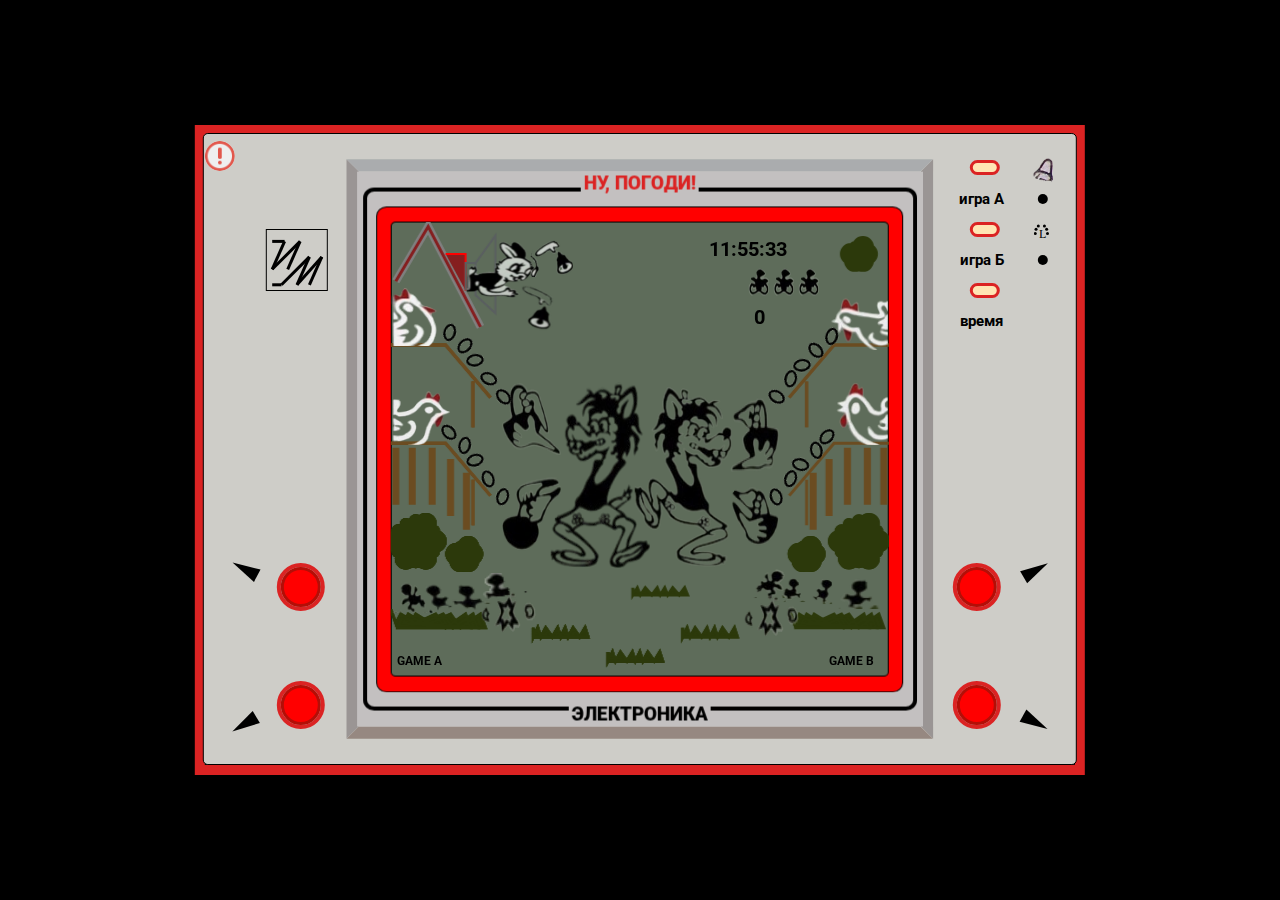
<file: index.html>
<!DOCTYPE html>
<html lang="en">
<head>
    <meta charset="UTF-8">
    <meta name="viewport" content="width=device-width, height=device-height, initial-scale=1">
    <title>Ну погоди!</title>
    <link rel="stylesheet" href="style.css" media="all">
    <link rel="stylesheet" href="style_rec.css" media="all">
    <link rel="preconnect" href="https://fonts.googleapis.com">
    <link rel="preconnect" href="https://fonts.gstatic.com" crossorigin>
    <link href="https://fonts.googleapis.com/css2?family=Roboto:ital,wght@0,100;0,300;0,400;0,500;0,700;0,900;1,100;1,300;1,400;1,500;1,700;1,900&display=swap" rel="stylesheet">
    
</head>
<body>
    
    <div id="place_game_out">
        <div id="records">
            <div id="top_menu">
                <div id="rec1">Мои рекорды</div>
                <button onclick="showGame();">X</button>
            </div>
            <div id="table_rec">
                <table id="recVal">
                    <tr>
                        <td>Игра</td>
                        <td>Очки</td>
                        <td>Штрафы</td>
                        <td>Старт</td>
                        <td>Финиш</td>
                    </tr>                
                </table>
            </div>
            <div id="post_val">
                <button id="submit_val" class="but_form" type="button" onclick="storeInfo();">Сохранить</button>
                <button id="close_form" class="but_form" type="button" onclick="restoreInfo();">Все попытки</button>
            </div>
        </div>
        <div id="place_game_in">
            <div id="place_game_I">
                <div id="div_icon">
                    <span id="span_icon">Инструкция</span>
                    <button id="icon" style="background-image: url('img/free-icon.png');" onclick="showModal();"></button>
                </div>
                <div id="logo"></div>
                 <div id="but_left">
                    <div id="img1"></div>
                    <div id="top_bord" class="borderBut">
                    <button id="but1" class="for_button" style="position: absolute;"></button>
                    </div>
                    <div id="img2"></div>
                    <div id="bot_bord" class="borderBut">
                    <button id="but2" class="for_button" style="position: absolute;"></button>     
                    </div>  
                 </div>
            </div>
            <div id="place_game_II">
                <div id="place_for_game">
                    <div class="side left"></div>
                    <div class="side right"></div>
                    <div class="side top"></div>
                    <div class="side bottom"></div>
                    <div id="for_game_layer1"></div>
                    <div id="for_game_layer2"></div>                    
                    <div id="top_label" style="color: #DB2323;" class="for_label">НУ, ПОГОДИ!</div>
                    <div id="bottom_label" style="color: black;" class="for_label to_bottom">ЭЛЕКТРОНИКА</div>
                    <div id="for_game_layer3"></div> 
                    <div id="for_game_layer4"></div>  
                </div>
            </div>
            <div id="img_game" class="img_game_class">
                <span id="gameA" class="imgsGame var_game">GAME A</span>
                <span id="gameB" class="imgsGame var_game">GAME B</span>
                <span id="ochki" class="imgsGame"></span>
                <span id="curTime" class="imgsGame"></span>
                <img id="game_over" class='imgsGame' src="img/game_over.png" alt="game_over">
                <img id="zayac" class='imgsGame' src="img/zayac.png" alt="zayac">
                <img id="zayac_top" class='imgsGame hend_z' src="img/zayac_hend_top-fotor.png" alt="zayac_hend">
                <img id="zayac_bottom" class='imgsGame hend_z' src="img/zayac_hend_bottom.png" alt="zayac_hend">
                <img id="ch_top_left" class='imgsGame chiken' src="img/chiken_top_left.png" alt="chiken_top_left">
                <img id="ch_top_right" class='imgsGame chiken' src="img/chiken_top_right.png" alt="chiken_top_right">
                <img id="ch_bottom_left" class='imgsGame chiken' src="img/chiken_bottom_left.png" alt="chiken_bottom_left">
                <img id="ch_bottom_right" class='imgsGame chiken' src="img/chiken_bottom_right.png" alt="chiken_bottom_right">
                <img id="volk_right" class='imgsGame volk' src="img/volk1.png" alt="volk_right">
                <img id="volk_left" class='imgsGame volk' src="img/volk2.png" alt="volk_left">
                <img id="hend_top_left" class='imgsGame hend' src="img/hend3.png" alt="hend_left">
                <img id="hend_top_right" class='imgsGame hend' src="img/hend2.png" alt="hend_right">
                <img id="hend_bottom_right" class='imgsGame hend' src="img/hend1.png" alt="hend_right">
                <img id="hend_bottom_left" class='imgsGame hend' src="img/hand4.png" alt="hend_left">                
                <img id="bant1" class='imgsGame bant' src="img/bant.png" alt="bant1">
                <img id="bant2" class='imgsGame bant' src="img/bant.png" alt="bant2">
                <img id="bant3" class='imgsGame bant' src="img/bant.png" alt="bant3">
                <img id="bdyj_right1" class='imgsGame' src="img/bdyj_right.png" alt="bdyj">
                <img id="bdyj_left1" class='imgsGame' src="img/bdyj_right.png" alt="bdyj">
                <img id="bdyj_right2" class='imgsGame' src="img/bdyj_right.png" alt="bdyj">
                <img id="bdyj_left2" class='imgsGame' src="img/bdyj_right.png" alt="bdyj">
                <img id="cyplenok1_left" class='imgsGame cyplenok_left' src="img/l1.png" alt="cyplenok1_left">
                <img id="cyplenok2_left" class='imgsGame cyplenok_left' src="img/l2.png" alt="cyplenok2_left">
                <img id="cyplenok3_left" class='imgsGame cyplenok_left' src="img/l3.png" alt="cyplenok3_left">
                <img id="cyplenok4_left" class='imgsGame cyplenok_left' src="img/l4.png" alt="cyplenok4_left">
                <img id="cyplenok4_right" class='imgsGame cyplenok_right' src="img/r1.png" alt="cyplenok4_right">
                <img id="cyplenok3_right" class='imgsGame cyplenok_right' src="img/r2.png" alt="cyplenok3_right">
                <img id="cyplenok2_right" class='imgsGame cyplenok_right' src="img/r3.png" alt="cyplenok2_right">
                <img id="cyplenok1_right" class='imgsGame cyplenok_right' src="img/r4.png" alt="cyplenok1_right">
                <img id="eg1_left_top" src="img/eg1.png" class="imgsGame eggs eg_left_top" alt="eg1">
                <img id="eg2_left_top" src="img/eg2.png" class="imgsGame eggs eg_left_top" alt="eg2">
                <img id="eg3_left_top" src="img/eg3.png" class="imgsGame eggs eg_left_top" alt="eg3">
                <img id="eg4_left_top" src="img/eg4.png" class="imgsGame eggs eg_left_top" alt="eg4">
                <img id="eg5_left_top" src="img/eg5.png" class="imgsGame eggs eg_left_top" alt="eg5">
                <img id="eg1_left_bot" src="img/eg6.png" class="imgsGame eggs eg_left_bot" alt="eg6">
                <img id="eg2_left_bot" src="img/eg7.png" class="imgsGame eggs eg_left_bot" alt="eg7">
                <img id="eg3_left_bot" src="img/eg8.png" class="imgsGame eggs eg_left_bot" alt="eg8">
                <img id="eg4_left_bot" src="img/eg9.png" class="imgsGame eggs eg_left_bot" alt="eg9">
                <img id="eg5_left_bot" src="img/eg10.png" class="imgsGame eggs eg_left_bot" alt="eg10">      
                <img id="eg1_right_top" src="img/eg11.png" class="imgsGame eggs eg_right_top" alt="eg11">
                <img id="eg2_right_top" src="img/eg12.png" class="imgsGame eggs eg_right_top" alt="eg12">
                <img id="eg3_right_top" src="img/eg13.png" class="imgsGame eggs eg_right_top" alt="eg13">
                <img id="eg4_right_top" src="img/eg14.png" class="imgsGame eggs eg_right_top" alt="eg14">
                <img id="eg5_right_top" src="img/eg15.png" class="imgsGame eggs eg_right_top" alt="eg15">
                <img id="eg1_right_bot" src="img/eg16.png" class="imgsGame eggs eg_right_bot" alt="eg16">
                <img id="eg2_right_bot" src="img/eg17.png" class="imgsGame eggs eg_right_bot" alt="eg17">
                <img id="eg3_right_bot" src="img/eg18.png" class="imgsGame eggs eg_right_bot" alt="eg18">
                <img id="eg4_right_bot" src="img/eg19.png" class="imgsGame eggs eg_right_bot" alt="eg19">
                <img id="eg5_right_bot" src="img/eg20.png" class="imgsGame eggs eg_right_bot" alt="eg20">                                          
            </div>
            <div id="place_game_III">
                <img id="zvon" src="img/zvon.png" alt="zvonok">
                <div id="control">
                    <button id="control_1" class="for_control_button" onclick="control1();"></button>
                    <div id="control_2"></div>
                    <div id="control_3" class="for_control_text">игра А</div>
                    <div id="control_4" class="impuls"></div>
                    <button id="control_5" class="for_control_button" onclick="control2();" ></button>
                    <div id="control_6">L</div>
                    <div id="control_7" class="for_control_text">игра Б</div>
                    <div id="control_8" class="impuls"></div>
                    <button id="control_9" class="for_control_button" onclick="for_control3();" ondblclick="show_records();"></button>
                    <div id="control_10" class="for_control_text">время</div>
                </div>
                 <div id="but_right">
                    <div id="img3"></div>
                    <div id="top_bord_right" class="borderBut">
                         <button id="but3" class="for_button" style="position: absolute;"></button>
                    </div>
                    <div id="img4"></div>
                    <div id="bot_bord_right" class="borderBut">
                        <button id="but4" class="for_button" style="position: absolute;"></button>     
                    </div>  
                 </div>               
            </div>
        </div>
     <canvas id="game_canvas" ></canvas>   
    </div>
    <dialog id="modal_win">
        <div style="width: 100%;">
            <button onclick="closeModal();" style="margin-left: 96%;">X</button>
        </div>
        <div id="conteiner" style="width: 100%;">
            <div class="main">
                <div class="content_catalog">
                    <h3 id="mainText"></h3> 
                </div> 
            </div>     
            <div id="slider-container">
                <div class="slider">
                    <img src="img/instr/1.png" alt="">
                    <img src="img/instr/2.png" alt="">
                    <img src="img/instr/3.png" alt="">
                    <img src="img/instr/4.png" alt="">
                    <img src="img/instr/5.png" alt="">
                    <img src="img/instr/7.png" alt="">
                    <img src="img/instr/8.png" alt="">
                    <img src="img/instr/9.png" alt="">
                </div>
                <button class="prev-button" aria-label="Посмотреть предыдущий слайд">&lt;</button>
                <button class="next-button" aria-label="Посмотреть следующий слайд">&gt</button>
            </div>
            <div class="min">
                <div class="slider-container-min">  
                  <div class="slider-min">
                    <img src="img/instr/1.png" alt="">
                    <img src="img/instr/2.png" alt="">
                    <img src="img/instr/3.png" alt="">
                    <img src="img/instr/4.png" alt="">
                    <img src="img/instr/5.png" alt="">
                    <img src="img/instr/6.png" alt="">
                    <img src="img/instr/7.png" alt="">
                    <img src="img/instr/8.png" alt="">
                    <img src="img/instr/9.png" alt="">
                  </div> 
                  <button class="prev-button-min" aria-label="Посмотреть предыдущий слайд">&lt;</button>
                  <button class="next-button-min" aria-label="Посмотреть следующий слайд">&gt</button>
                </div>  
              </div>  
        </div>
    </dialog>
    <audio src="audio/eg.mp3" autoplay="autoplay"></audio>
    <audio src="audio/bdyj.mp3" autoplay="autoplay"></audio>
</body>
<script src="https://fe.it-academy.by/JQ/jquery.js"></script>
<script src="script01.js"></script>
</html>
</file>
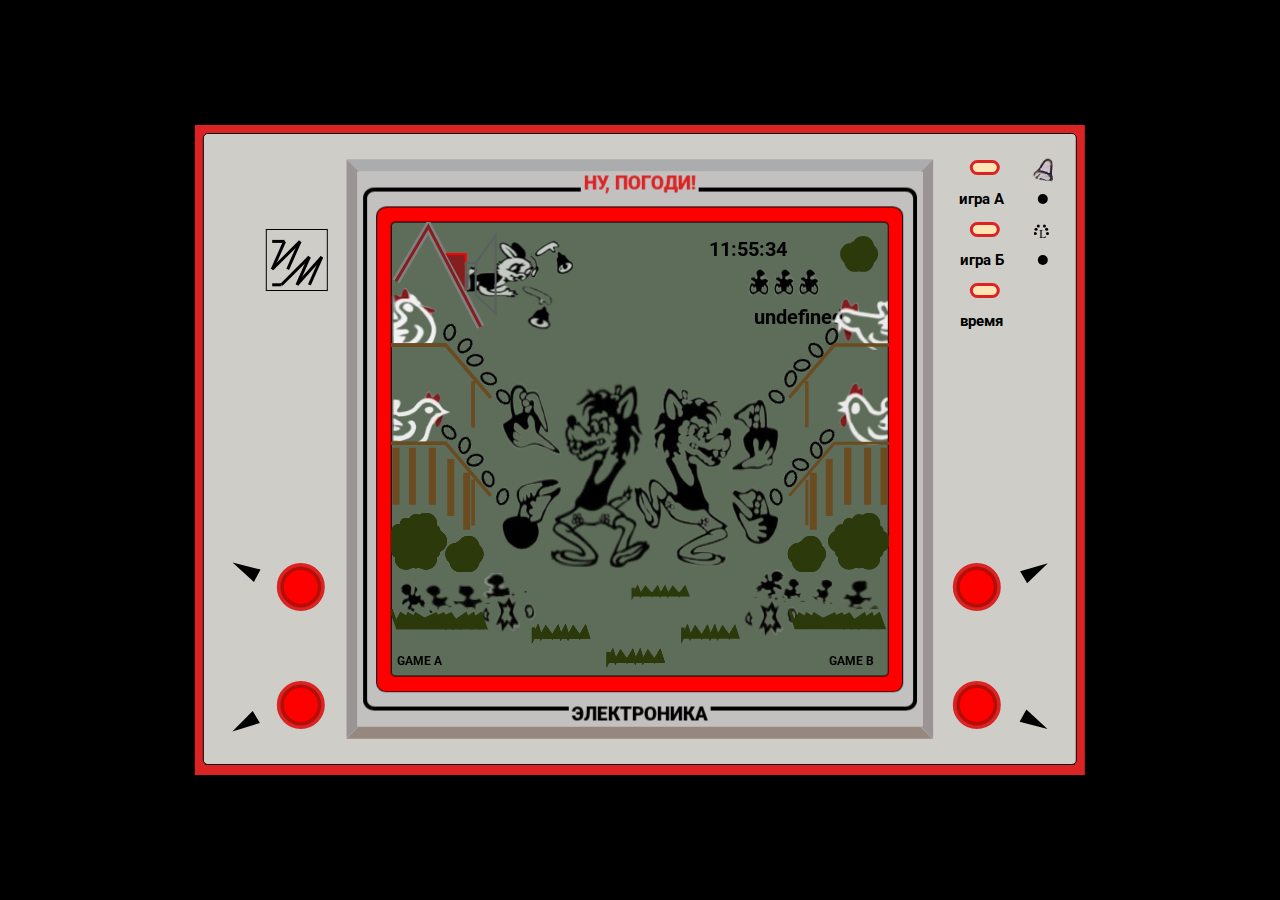
<file: index_full.html>
<!DOCTYPE html>
<html lang="en">
<head>
    <meta charset="UTF-8">
    <meta name="viewport" content="width=device-width, height=device-height, initial-scale=1">
    <title>Ну погоди!</title>
    <link rel="stylesheet" href="style.css" media="all">
    <link rel="preconnect" href="https://fonts.googleapis.com">
    <link rel="preconnect" href="https://fonts.gstatic.com" crossorigin>
    <link href="https://fonts.googleapis.com/css2?family=Roboto:ital,wght@0,100;0,300;0,400;0,500;0,700;0,900;1,100;1,300;1,400;1,500;1,700;1,900&display=swap" rel="stylesheet">
    
</head>
<body>
    
    <div id="place_game_out">
        <div id="place_game_in">
            <div id="place_game_I">
                <div id="logo"></div>
                 <div id="but_left">
                    <div id="img1"></div>
                    <div id="top_bord" class="borderBut">
                    <button id="but1" class="for_button" style="position: absolute;"></button>
                    </div>
                    <div id="img2"></div>
                    <div id="bot_bord" class="borderBut">
                    <button id="but2" class="for_button" style="position: absolute;"></button>     
                    </div>  
                 </div>
            </div>
            <div id="place_game_II">
                <div id="place_for_game">
                    <div class="side left"></div>
                    <div class="side right"></div>
                    <div class="side top"></div>
                    <div class="side bottom"></div>
                    <div id="for_game_layer1"></div>
                    <div id="for_game_layer2"></div>                    
                    <div id="top_label" style="color: #DB2323;" class="for_label">НУ, ПОГОДИ!</div>
                    <div id="bottom_label" style="color: black;" class="for_label to_bottom">ЭЛЕКТРОНИКА</div>
                    <div id="for_game_layer3"></div> 
                    <div id="for_game_layer4"></div>  
                </div>
            </div>
            <div id="img_game" class="img_game_class">
                <span id="gameA" class="imgsGame var_game">GAME A</span>
                <span id="gameB" class="imgsGame var_game">GAME B</span>
                <span id="ochki" class="imgsGame"></span>
                <span id="curTime" class="imgsGame"></span>
                <img id="game_over" class='imgsGame' src="img/game_over.png" alt="game_over">
                <img id="zayac" class='imgsGame' src="img/zayac.png" alt="zayac">
                <img id="zayac_top" class='imgsGame hend_z' src="img/zayac_hend_top-fotor.png" alt="zayac_hend">
                <img id="zayac_bottom" class='imgsGame hend_z' src="img/zayac_hend_bottom.png" alt="zayac_hend">
                <img id="ch_top_left" class='imgsGame chiken' src="img/chiken_top_left.png" alt="chiken_top_left">
                <img id="ch_top_right" class='imgsGame chiken' src="img/chiken_top_right.png" alt="chiken_top_right">
                <img id="ch_bottom_left" class='imgsGame chiken' src="img/chiken_bottom_left.png" alt="chiken_bottom_left">
                <img id="ch_bottom_right" class='imgsGame chiken' src="img/chiken_bottom_right.png" alt="chiken_bottom_right">
                <img id="volk_right" class='imgsGame volk' src="img/volk1.png" alt="volk_right">
                <img id="volk_left" class='imgsGame volk' src="img/volk2.png" alt="volk_left">
                <img id="hend_top_left" class='imgsGame hend' src="img/hend3.png" alt="hend_left">
                <img id="hend_top_right" class='imgsGame hend' src="img/hend2.png" alt="hend_right">
                <img id="hend_bottom_right" class='imgsGame hend' src="img/hend1.png" alt="hend_right">
                <img id="hend_bottom_left" class='imgsGame hend' src="img/hand4.png" alt="hend_left">                
                <img id="bant1" class='imgsGame bant' src="img/bant.png" alt="bant1">
                <img id="bant2" class='imgsGame bant' src="img/bant.png" alt="bant2">
                <img id="bant3" class='imgsGame bant' src="img/bant.png" alt="bant3">
                <img id="bdyj_right1" class='imgsGame' src="img/bdyj_right.png" alt="bdyj">
                <img id="bdyj_left1" class='imgsGame' src="img/bdyj_right.png" alt="bdyj">
                <img id="bdyj_right2" class='imgsGame' src="img/bdyj_right.png" alt="bdyj">
                <img id="bdyj_left2" class='imgsGame' src="img/bdyj_right.png" alt="bdyj">
                <img id="cyplenok1_left" class='imgsGame cyplenok_left' src="img/l1.png" alt="cyplenok1_left">
                <img id="cyplenok2_left" class='imgsGame cyplenok_left' src="img/l2.png" alt="cyplenok2_left">
                <img id="cyplenok3_left" class='imgsGame cyplenok_left' src="img/l3.png" alt="cyplenok3_left">
                <img id="cyplenok4_left" class='imgsGame cyplenok_left' src="img/l4.png" alt="cyplenok4_left">
                <img id="cyplenok4_right" class='imgsGame cyplenok_right' src="img/r1.png" alt="cyplenok4_right">
                <img id="cyplenok3_right" class='imgsGame cyplenok_right' src="img/r2.png" alt="cyplenok3_right">
                <img id="cyplenok2_right" class='imgsGame cyplenok_right' src="img/r3.png" alt="cyplenok2_right">
                <img id="cyplenok1_right" class='imgsGame cyplenok_right' src="img/r4.png" alt="cyplenok1_right">
                <img id="eg1_left_top" src="img/eg1.png" class="imgsGame eggs eg_left_top" alt="eg1">
                <img id="eg2_left_top" src="img/eg2.png" class="imgsGame eggs eg_left_top" alt="eg2">
                <img id="eg3_left_top" src="img/eg3.png" class="imgsGame eggs eg_left_top" alt="eg3">
                <img id="eg4_left_top" src="img/eg4.png" class="imgsGame eggs eg_left_top" alt="eg4">
                <img id="eg5_left_top" src="img/eg5.png" class="imgsGame eggs eg_left_top" alt="eg5">
                <img id="eg1_left_bot" src="img/eg6.png" class="imgsGame eggs eg_left_bot" alt="eg6">
                <img id="eg2_left_bot" src="img/eg7.png" class="imgsGame eggs eg_left_bot" alt="eg7">
                <img id="eg3_left_bot" src="img/eg8.png" class="imgsGame eggs eg_left_bot" alt="eg8">
                <img id="eg4_left_bot" src="img/eg9.png" class="imgsGame eggs eg_left_bot" alt="eg9">
                <img id="eg5_left_bot" src="img/eg10.png" class="imgsGame eggs eg_left_bot" alt="eg10">      
                <img id="eg1_right_top" src="img/eg11.png" class="imgsGame eggs eg_right_top" alt="eg11">
                <img id="eg2_right_top" src="img/eg12.png" class="imgsGame eggs eg_right_top" alt="eg12">
                <img id="eg3_right_top" src="img/eg13.png" class="imgsGame eggs eg_right_top" alt="eg13">
                <img id="eg4_right_top" src="img/eg14.png" class="imgsGame eggs eg_right_top" alt="eg14">
                <img id="eg5_right_top" src="img/eg15.png" class="imgsGame eggs eg_right_top" alt="eg15">
                <img id="eg1_right_bot" src="img/eg16.png" class="imgsGame eggs eg_right_bot" alt="eg16">
                <img id="eg2_right_bot" src="img/eg17.png" class="imgsGame eggs eg_right_bot" alt="eg17">
                <img id="eg3_right_bot" src="img/eg18.png" class="imgsGame eggs eg_right_bot" alt="eg18">
                <img id="eg4_right_bot" src="img/eg19.png" class="imgsGame eggs eg_right_bot" alt="eg19">
                <img id="eg5_right_bot" src="img/eg20.png" class="imgsGame eggs eg_right_bot" alt="eg20">                                          
            </div>
            <div id="place_game_III">
                <img id="zvon" src="img/zvon.png" alt="zvonok">
                <div id="control">
                    <button id="control_1" class="for_control_button" onclick="control1();"></button>
                    <div id="control_2"></div>
                    <div id="control_3" class="for_control_text">игра А</div>
                    <div id="control_4" class="impuls"></div>
                    <button id="control_5" class="for_control_button" onclick="control2();"></button>
                    <div id="control_6">L</div>
                    <div id="control_7" class="for_control_text">игра Б</div>
                    <div id="control_8" class="impuls"></div>
                    <button id="control_9" class="for_control_button" onclick="for_control3();"></button>
                    <div id="control_10" class="for_control_text">время</div>
                </div>
                 <div id="but_right">
                    <div id="img3"></div>
                    <div id="top_bord_right" class="borderBut">
                         <button id="but3" class="for_button" style="position: absolute;"></button>
                    </div>
                    <div id="img4"></div>
                    <div id="bot_bord_right" class="borderBut">
                        <button id="but4" class="for_button" style="position: absolute;"></button>     
                    </div>  
                 </div>               
            </div>
        </div>
    </div>
    <canvas id="game_canvas" ></canvas>
    <audio src="audio/eg.mp3" autoplay="autoplay"></audio>
    <audio src="audio/bdyj.mp3" autoplay="autoplay"></audio>
</body>
<style>
  body{
  background-color: black;
  width: 100%;
  height: 100%;
  padding: 0;
  margin: 0;
}
button{
  cursor: pointer;
}
#place_game_out{
    width: 700px;
    height: 400px;
    position: absolute;
    top: 50%;
    left: 50%;
    transform: translate(-50%,-50%);
    border: 10px solid #DB2323;
    
}
#place_game_in{
    border: 1px solid black;
    border-radius: 5px;
    margin: -2px;
    height: inherit;
    background-color: #CECDC8;
    display: flex;
    flex-direction: row;
}
#place_game_I{
    width: 15%;
    height: inherit;
    display: flex;
    flex-direction: column;
    justify-content: space-between;
    align-items: center;
}
#logo{
    position: relative;
    top: 15%;
    left: 21%;
    width: 60px;
    height: 60px;
    border: 1px solid black;
}
#but_left{
    width: 85%;
    height: 37.5%; 
    display: grid;
    grid-template-rows: 50% 50%;
    grid-template-columns: 30% 50%;
    grid-template-areas: 
    "img_1 bord_1"
    "img_2 bord_2";
    justify-content: space-between;
    justify-items: end;
    align-items: center;
    
}
#img1{grid-area: img_1;}
#top_bord{grid-area: bord_1;}
#img2{grid-area: img_2;}
#bot_bord{grid-area: bord_2;}

#img1{
    border: 7px solid transparent;
    border-top: 28px solid black;
    transform: rotate(118deg);
    margin-right: -2px;
    margin-top: -38px; 
}
#img2{
    border: 7px solid transparent;
    border-left: 28px solid black;
    transform: rotate(149deg);
    margin-right: -12px;
    margin-bottom: -43px;
}
.borderBut{
    width: 40px;
    height: 40px;
    border-radius: 50%;
    border: 4px solid #DB2323;
    position: relative;
}

#but1, #but2{
    top: 0;
    left: 0;
}
/*#but1::after,
#but2::after {
  content: 'Shift';
  color: black;
  font-size: 15px;
  line-height: 26px;
  width: 60px;
  height: calc(60px - 50%);
  border-radius: 50%;
  border: 4px solid #DB2323;
  position: absolute;
  top: -50%;
  left: -50%;
  animation-timing-function: ease-in-out;
  animation-duration: 800ms;
  animation-name: rule;
  opacity: 1;
  padding-top: 50%;
 
}*/
/*
#but2::after {
  content: 'Ctrl';
}*/
.for_button{
    border-radius: 50%;
    border: 3px solid #B40E07;
    background: #ff0000; 
    width: 40px;
    height: 40px;
}
#place_game_II{
    width: 70%; 
    height: inherit;
    perspective: 700px;
    position: relative;
}
#place_game_III{
    width: 15%;
    height: inherit;
    display: flex;
    flex-direction: column;
    justify-content: space-between;
}
/*----*/
#place_for_game{
  /*  width: 94%; 
    height: 90%;*/
    position: absolute;
    left: 50%;
    top:50%;
    transform: translate(-50%,-50%);
    border-radius: 5px;
    transform-style: preserve-3d;
}
.side {
    position: absolute;
    box-sizing: border-box;
    opacity: 0.7;
  }
  .left {
    transform: translate(-15px, 0px) rotateY(90deg);
    background-color: #847C7C;
    width: 30px;
    height: 100%;
  }
  .right {
    background-color: #847C7C;
    width:30px;
    height: 100%;
  }
  .top {
    transform: translate(0px, -15px) rotateX(90deg);
    background-color: #9A9EA2;
    width: 100%;
    height: 30px;
  }
  .bottom {
    background-color: #7E6961;
    width: 100%;
    height: 30px;
  }
  #for_game_layer1{
    width: 98.5%;
    height: 98%;      
    position: absolute;
    top: 50%;
    left: 50%;
    transform: translate(-50%, -50%);
    background: #c3c0c0;
  }
  #top_label{
    left: 50%;
  }
  .for_label{
    position: absolute;
    top: 1%;    
    background: #c3c0c0;
    padding: 0px 3px 0px 3px;
    font-weight: 900;
    font-size: 19px;
    font-family: "Roboto", sans-serif;
    transform: translateX(-50%);
  }

  #for_game_layer2{
    width: 95%; 
    height: 91%;   
    position: absolute;
    top: 50%;
    left: 50%;
    transform: translate(-50%, -50%);
    border: 4px solid black;
    border-radius: 2%;
  }
  #for_game_layer3{
    width: 91.5%; 
    height: 85.4%;    
    position: absolute;
    top: 50%;
    left: 50%;
    transform: translate(-50%, -50%);
    border: 1px solid black;
    border-radius: 2%;
    background: #ff0000;
  }
  #for_game_layer4{
    width: 87%;
    height: 82.06%; 
    position: absolute;
    top: 50%;
    left: 50%;
    transform: translate(-50%, -50%);
    border: 1px solid black;
    border-radius: 1%;
    background: #5E6C5A;
  }

  #control{
    width: 95%;
    height: 37.5%;
    display: grid;
    grid-template-rows: 16% 10% 16% 10% 16% 10%;
    grid-template-columns: 50% 30%;
    grid-template-areas: 
    "but_control1 control_img_1"
    "lab1 control1"
    "but_control2 control_img_2"
    "lab2 control2"
    "but_control3 ."
    "lab3 .";
    justify-content: space-evenly;
    justify-items: center;
  
    align-items: center;
    padding-top: 15px;
}
#control_1{grid-area: but_control1;}
#control_2{grid-area: control_img_1;}
#control_3{grid-area: lab1;}
#control_4{grid-area: control1;}
#control_5{grid-area: but_control2;}
#control_6{grid-area: control_img_2;}
#control_7{grid-area: lab2;}
#control_8{grid-area: control2;}
#control_9{grid-area: but_control3;}
#control_10{grid-area: lab3;}
#zvon{
  position: absolute;
  width: 3%;
  top: 3%;
  left: 95%;
}
#but_right{
    width: 85%;
    height: 37.5%; 
    display: grid;
    grid-template-rows: 50% 50%;
    grid-template-columns: 50% 30%;
    grid-template-areas: 
    "bord_3 img_3"
    "bord_4 img_4";
    justify-content: space-between;
    justify-items: end;
    align-items: center;
}
#img3{grid-area: img_3;}
#top_bord_right{grid-area: bord_3;}
#img4{grid-area: img_4;}
#bot_bord_right{grid-area: bord_4;}
#img3{
    border: 7px solid transparent;
    border-top: 28px solid black;
    transform: rotate(240deg);
    margin-right: 11px;
    margin-top: -37px;
}
#img4{
    border: 7px solid transparent;
    border-right: 28px solid black;
    transform: rotate(209deg);
    margin-right: 1px;
    margin-bottom: -39px;
}
#but1::after,
#but2::after,
#but3::after,
#but4::after{
    content: '';
    color: #CECDC8;
    font-size: 20px;
    font-weight: bold;
    width: 35px;
    height: 35px;
    border-radius: 100%;
    border: 3px solid #B40E07;
    position: absolute;
    transform: translate(-50%, -50%);
    transition: all 0.5s ease;
    animation: 1s linear infinite;
    line-height: 35px;
    position: absolute;
}
#but1::after {
  font-size: 15px;
  font-weight: normal;
  animation-name: rule1;
}
#but2::after {
  font-size: 15px;
  font-weight: normal;
  animation-name: rule2;
}
#but3::after{
  animation-name: rule3;
}
#but4::after{
  animation-name: rule4;
}
.for_control_button{
    width: 30px;
    height: 15px;
    border-radius: 8px;
    border: 3px solid #DB2323;
    background-color: #ffe5b4;
}
.for_control_text{
    color: black;
    font-family: "Roboto", sans-serif;
    font-size: 15px;
    padding-right: 6px;
    font-weight: bold;
}
.impuls{
    width: 10px;
    height: 10px;
    border-radius: 50%;
    background: black;
}
#control_6{
    margin-bottom: -10px;
    font-size: 12px;
    overflow: hidden;
}

#img_game{
  position: absolute;
  left: 50%;
  top: 50%;
  transform: translate(-50%, -50%);
  z-index: 15; 
}
.var_game{
  position: absolute;  
  font-weight: bold;
  font-size: 12px;
  font-family: "Roboto", sans-serif;
  top: 95%;  
}
#gameA{
  left: 1%;
}
#gameB{
  left: 88%;
}
#ochki,
#curTime{
  top: 18%;
  left: 73%;
  font-size: 20px;
  font-weight: bold;
  font-family: "Roboto", sans-serif;
}
#curTime{
  top: 3%;
  left: 64%;
}
.imgsGame{
  display: block;
  position: absolute;
}
#game_over{
  width: 20%;
  height: 20%;
  left: 50%;
  top: 25%;
  transform: translate(-50%, -20%);
  opacity: 0;
}
#zayac{
  width: 14%;
  height: 18%;
  left: 15%;
  top: 1%;
}
#zayac_top{
  width: 10%;
  height: 12%;
  left: 28%;
  top: 0%;
}
#zayac_bottom{
  width: 12%;
  height: 12%;
  left: 23%;
  top: 12%;
}
#ch_top_left{
  width: 9%;
  height: 13%;
  left: 0%;
  top: 14%;
}
#ch_top_right{
  width: 12%;
  height: 13%;
  left: 88%;
  top: 15%;
}
#ch_bottom_left{
  width: 12%;
  height: 12%;
  left: 0%;
  top: 37%;
}
#ch_bottom_right{
  width: 11%;
  height: 14%;
  left: 89%;
  top: 35%;
}
#volk_right{
  width: 20%;
  height: 40%;
  left: 49%;
  top: 36%;
}
#volk_left{
  width: 20%;
  height: 41%;
  left: 32%;
  top: 35%;
}
#hend_top_left{
  width: 12%;
  height: 16%;
  left: 22%;
  top: 35%;
}
#hend_top_right{
  width: 10%;
  height: 13%;
  left: 68%;
  top: 58%;
}
#hend_bottom_right{
  width: 10%;
  height: 17%;
  left: 68%;
  top: 38%;
}
#hend_bottom_left{
  width: 12%;
  height: 16%;
  left: 22%;
  top: 56%;
}
#bdyj_right1,
#bdyj_right2{
  width: 11%;
  height: 9%;
  left: 71%;
  top: 82%;
}
#bdyj_left1,
#bdyj_left2{
  width: 11%;
  height: 9%;
  left: 18%;
  top: 81%;
}
.cyplenok_left{
  width: 9%;
  height: 7%;
}
#cyplenok1_left{
  left: 17%;
  top: 77%;
}
#cyplenok2_left{
  left: 11%;
  top: 79%;
}
#cyplenok3_left{
  left: 6%;
  top: 79%;
}
#cyplenok4_left{ 
  height: 8%;
  left: 0%;
  top: 78%;
}
#cyplenok1_right{
  width: 9%;
  height: 7%;
}
.cyplenok_right{
  left: 90%;
  top: 78%;
}
#cyplenok2_right{
  left: 84%;
  top: 78%;
}
#cyplenok3_right{
  left: 78%;
  top: 78%;
}
#cyplenok4_right{
  left: 73%;
  top: 76%;
}
#bant1{
  width: 4%;
  height: 6%;
  left: 72%;
  top: 10%;
}
#bant2{  
  width: 4%;
  height: 6%;
  left: 77%;
  top: 10%;
}
#bant3{  
  width: 4%;
  height: 6%;
  left: 82%;
  top: 10%;
}
#game_canvas{
  position: absolute;
  top: 50%;
  left: 50%;
  z-index: 10;
}
.eggs{
  position: absolute;
  width: 3%;
}
#eg1_left_top{
  top: 22%;
  left: 10%;
  transform: rotate(15deg);
}
#eg2_left_top{
  top: 25%;
  left: 13%;
  transform: rotate(45deg);
}
#eg3_left_top{
  top: 28%;
  left: 15%;
  transform: rotate(82deg);
}
#eg4_left_top{
  top: 32%;
  left: 18%;
  transform: rotate(114deg);
}
#eg5_left_top{
  top: 36%;
  left: 21%;
  transform: rotate(137deg);
}

#eg1_left_bot{
  top: 44%;
  left: 10%;
  transform: rotate(-45deg);
}
#eg2_left_bot{
  top: 47%;
  left: 13%;
  transform: rotate(13deg);
}
#eg3_left_bot{
  top: 50%;
  left: 15%;
  transform: rotate(74deg);
}
#eg4_left_bot{
  top: 54%;
  left: 18%;
  transform: rotate(160deg);
}
#eg5_left_bot{
  top: 58%;
  left: 21%;
  transform: rotate(198deg);
}

#eg1_right_top{
  top: 23%;
  left: 87%;
  transform: rotate(15deg);
}
#eg2_right_top{
  top: 26%;
  left: 84%;
  transform: rotate(-45deg);
}
#eg3_right_top{
  top: 29%;
  left: 81%;
  transform: rotate(82deg);
}
#eg4_right_top{
  top: 32%;
  left: 79%;
  transform: rotate(-168deg);
}
#eg5_right_top{
  top: 36%;
  left: 76%;
  transform: rotate(121deg);
}

#eg1_right_bot{
  top: 45%;
  left: 86%;
  transform: rotate(45deg);
}
#eg2_right_bot{
  top: 48%;
  left: 84%;
  transform: rotate(-13deg);
}
#eg3_right_bot{
  top: 51%;
  left: 81%;
  transform: rotate(-74deg);
}
#eg4_right_bot{
  top: 54%;
  left: 79%;
  transform: rotate(-160deg);
}
#eg5_right_bot{
  top: 58%;
  left: 76%;
  transform: rotate(-198deg);
}
@keyframes rule {
  from {
    transform: scale(1) translate(-50%, -50%);
    content: '';
  }
  100% {
    transform: scale(1) translate(-50%, -50%);
    content: '';
  }
}
@keyframes rule1 {
  from {
    transform: scale(1) translate(-50%, -50%);
    content: '';
  }
  20% {
    transform: scale(0.95) translate(-51%, -50%);
    content: 'Shift';
    line-height: 30px;
    border-top: 4px solid #B40E07;
    border-left: 4px solid #B40E07;
    border-bottom: 2px solid #B40E07;
    border-right: 2px solid #B40E07;
  }
  100% {
    transform: scale(1) translate(-50%, -50%);
    content: '';
  }
}

@keyframes rule2 {
  from {
    transform: scale(1) translate(-50%, -50%);
    content: '';
  }
  40% {
    transform: scale(0.95) translate(-51%, -50%);
    content: 'Ctrl';
    line-height: 30px;
    border-top: 4px solid #B40E07;
    border-left: 4px solid #B40E07;
    border-bottom: 2px solid #B40E07;
    border-right: 2px solid #B40E07;
  }
  100% {
    transform: scale(1) translate(-50%, -50%);
    content: '';
  }
}
@keyframes rule3 {
  from {
    transform: scale(1) translate(-50%, -50%);
    content: '';
  }
  60% {
    transform: scale(0.95) translate(-50%, -50%);
    content: '↑';
    line-height: 30px;
    border-top: 4px solid #B40E07;
    border-left: 4px solid #B40E07;
    border-bottom: 2px solid #B40E07;
    border-right: 2px solid #B40E07;
  }
  100% {
    transform: scale(1) translate(-50%, -50%);
    content: '';
  }
}
@keyframes rule4 {
  from {
    transform: scale(1) translate(-50%, -50%);
    content: '';
  }
  80% {
    transform: scale(0.95) translate(-50%, -50%);
    content: '↓';
    line-height: 30px;
    border-top: 4px solid #B40E07;
    border-left: 4px solid #B40E07;
    border-bottom: 2px solid #B40E07;
    border-right: 2px solid #B40E07;
  }
  50% {
    transform: scale(1) translate(-50%, -50%);
    content: '';
  }
}
/*--------------------------------------------------*/
/*--------------------------------------------------*/
/*--------------------------------------------------*/
/*планшеты в портретной ориентации (вертикально);*/

@media  all and (min-width : 621px) and (max-width : 1060px) {
      body{ width: 50px; height: 50px;}
      #place_game_out{
        max-width: 600px;
        position: absolute;
        max-height: 800px;
       /* height: 30%;*/
        left: 50%;
        top: 50%;
      /*  transform: translate(-50%, -50%);*/
        }
      #place_game_in{
        max-width: 600px;
        max-height: 800px;
        flex-direction: column;
        align-items: center;
        }
      #place_game_I{
        width: 100%;
        height: 15%;
        flex-direction: row;
        transform: rotate(180deg);
        }
      #logo{
        top: 0%;
        left: 8%;
        }
      #but_left{
        width: 17%;
        height: 150%;
        transform: rotate(-90deg) translate(-11%, -31%);
        }
      #img1{ 
        border-top: 24px solid black; 
        margin-right: -5px;
        transform: rotate(118deg) translate(0px, 0px);
        }
      #img2{ 
        border-left: 24px solid black;
        margin-right: -14px;
        transform: rotate(143deg) translate(0px, 0px);
        }
      .borderBut,
      .for_button{
        width: 35px;
        height: 35px;
      }
      #but1, #but2{
        top: 0;
        left: 0;
      }
      #place_game_II{
        width: 90%; 
        height: 70%;
        transform: rotate(180deg) translate(0%, 0%);
        }
      #for_game_layer1,
      #for_game_layer2,
      #for_game_layer3{
        transform: rotate(180deg) translate(50%, 50%);
        }
    
      #place_game_III{
        width: 100%;
        height: 15%;
        transform: rotate(180deg);
        justify-content: space-between;
        flex-direction: row;
        }
        /*----*/
     /* #place_for_game{
        max-width: 75%;
       /* width: 100%;
        height: 98%;*/
       /* }*/
      .left {
        height: 26px;
        width: 103%;
        }
      .right {
        height: 26px;
        width: 103%;
        transform: translate(-6px, -10px) rotateX(90deg);
        }
      .top {
        transform: translate(-18px, 4px) rotateY(90deg);
        height: 98%;
        width: 26px;
        }
      .bottom {
        height: 98%;
        width: 26px;
       }   
      #top_label{
        left: -4px;
        }
      .for_label{
        top:50%;  
            /*left: 0%;*/
        transform-origin: 0% 0%;
        transform: rotate(-90deg) translate(-50%,0%);
        font-size: 14px;
        }
      .to_bottom{
        transform-origin: 0% 0%;
        height: 15px;
        }
      #for_game_layer1{
        width: 100%;/*109%;*/
        height: 96.5%;
        margin-left: 0;
        }
      #for_game_layer2{
        width: 96%;/*100%;*/
        height: 92%;
        margin-left: 0;
       }
      #for_game_layer3{
        width: 92%; 
        height: 89%;
        }         
      #control{
        width: 105px;
        height: 100%;
        grid-template-rows: 25% 25% 25% 25% 33% 18%;
        grid-template-columns: 50% 21%;
        transform: translate(4%, -61%);
        justify-content: center;
        padding-top: 0;
        transform: rotate(-90deg) translate(0px, 16px);
        }
      #but_right{
        width: 17%;
        height: 150%;
        transform: rotate(-90deg) translate(23%, -31%);
        }
      #img3{ 
        border-top: 24px solid black;
        margin-right: 10px;
        transform: rotate(240deg) translate(2px, -3px);
        }
      #img4{ 
        border-right: 24px solid black;
        margin-right: 2px;
        transform: rotate(215deg) translate(5px, 0px);
        }
      .for_control_button{
        width: 30px;
        height: 15px;
        }
      #gameB{
        left: 84%;
        }
      #zvon {
        position: absolute;
        width: 3%;
        top: 7%;
        left: 4%;
        transform: rotate(-90deg);}
      #ochki {
        font-size: 14px;
        }
        #but1::after,
        #but2::after,
        #but3::after,
        #but4::after
         {
          width: 30px;
          height: 30px;
          font-size: 12px;
          font-weight: normal;
        }
        #but2::after {
          animation-name: rule2;
        }
        #but3::after{
          animation-name: rule3;
        }
        #but4::after{
          animation-name: rule4;
        }
        @keyframes rule1 {
          from {
            transform: scale(1) translate(-50%, -50%);
            content: '';
          }
          20% {
            transform: scale(0.95) translate(-51%, -50%);
            content: 'touch';
            line-height: 30px;
            border-top: 2px solid #B40E07;
            border-left: 2px solid #B40E07;
            border-bottom: 4px solid #B40E07;
            border-right: 4px solid #B40E07;
          }
          100% {
            transform: scale(1) translate(-50%, -50%);
            content: '';
          }
        }
        
        @keyframes rule2 {
          from {
            transform: scale(1) translate(-50%, -50%);
            content: '';
          }
          40% {
            transform: scale(0.95) translate(-51%, -50%);
            content: 'touch';
            line-height: 30px;
            border-top: 2px solid #B40E07;
            border-left: 2px solid #B40E07;
            border-bottom: 4px solid #B40E07;
            border-right: 4px solid #B40E07;
          }
          100% {
            transform: scale(1) translate(-50%, -50%);
            content: '';
          }
        }
        @keyframes rule3 {
          from {
            transform: scale(1) translate(-50%, -50%);
            content: '';
          }
          60% {
            transform: scale(0.95) translate(-50%, -50%);
            content: 'touch';
            line-height: 30px;
            border-top: 2px solid #B40E07;
            border-left: 2px solid #B40E07;
            border-bottom: 4px solid #B40E07;
            border-right: 4px solid #B40E07;
          }
          100% {
            transform: scale(1) translate(-50%, -50%);
            content: '';
          }
        }
        @keyframes rule4 {
          from {
            transform: scale(1) translate(-50%, -50%);
            content: '';
          }
          80% {
            transform: scale(0.95) translate(-50%, -50%);
            content: 'touch';
            line-height: 30px;
            border-top: 4px solid #B40E07;
            border-left: 4px solid #B40E07;
            border-bottom: 2px solid #B40E07;
            border-right: 2px solid #B40E07;
          }
          50% {
            transform: scale(1) translate(-50%, -50%);
            content: '';
          }
        }
      }

/*смартфоны в альбомной ориентации (горизонтально)*/
@media  all and (min-width : 10px) and (max-width : 620px) {
  body{ width: 50px; height: 50px;}
  #place_game_out{
    position: absolute; 
    max-height: 650px;
    }

    #place_game_in{
      max-width: 600px;
      max-height: 650px;
      flex-direction: column;
      align-items: center;
    }
    #place_game_I{
        width: 100%;
        height: 18%;
        flex-direction: row;
        transform: rotate(180deg);
    }
    #place_game_II{
     width: 94%; 
     height: 64%;
      transform: rotate(180deg) translate(0%, 0%);
    }
    #place_game_III{
      width: 100%;
      height: 18%;
      transform: rotate(180deg);
      justify-content: space-between;
      flex-direction: row;
    }


    #logo{
      top: 0%;
      left: 8%;
    }
    #but_left{
      width: 20%;
      height: 100%;
      transform: rotate(-90deg) translate(-18%, -31%);
    }
    #img1{ 
      border-top: 24px solid black; 
      transform: rotate(126deg) translate(7px, 0px);
    }
    #img2{ 
      border-left: 24px solid black;
      transform: rotate(143deg) translate(0px, 4px);
    }
    .borderBut,
    .for_button{
        width: 30px;
        height: 30px;
    }
    #but1, #but2{
        top: 0;
        left: 0;
    }
    #for_game_layer1,
    #for_game_layer2,
    #for_game_layer3{
      transform: rotate(180deg) translate(50%, 50%);
    }
    /*----*/
    #place_for_game{
    /*  width: 100%; 
      height: 100%;*/
      max-width: 380px;
      border-radius: 5px;
      transform-style: preserve-3d;
    }
      .left {
        height: 26px;
        width: 101.5%;
      }
      .right {
        height: 26px;
        width: 101.5%;
        transform: translate(-0.5%, -9px) rotateX(90deg);
      }
      .top {
        transform: translate(-64%, 0.75%) rotateY(90deg);
        height: 98.5%;
        width: 26px;
}
      .bottom {
        height: 98.5%;
        width: 26px;
      }
      #top_label{
        left: 0%;
      }
      .for_label{
        top:50%;  
        transform-origin: 0% 0%;
        transform: rotate(-90deg) translate(-50%, 0%);       
        font-size: 13px;
      }
      .to_bottom{
        height: 13px;
      }
      #for_game_layer1{
        width: 100%;
        height: 96.5%;
      }
      #for_game_layer2{
        width: 94%;
        height: 92%;
      }
      #for_game_layer3{
        width: 90%; 
        height: 89%;
      }
      #control{
        width: 105px;
        height: 100%; 
        grid-template-rows: 18% 18% 18% 18% 18% 18%;
        grid-template-columns: 50% 21%;
        padding-top: 0;
        transform: rotate(-90deg) translate(-5px, 22px);
    }
    #but_right{
      width: 20%;
      height: 100%;
      transform: rotate(-90deg) translate(12%, -31%);
    }
    #img3{ 
      border-top: 24px solid black;
      transform: rotate(240deg) translate(1px, -2px);
    }
    #img4{ 
      border-right: 24px solid black;
      transform: rotate(215deg) translate(1px, -2px);
    }
    .for_control_button{
        width: 30px;
        height: 15px;
    }
#gameB{
  left: 84%;
}
#zvon {
  position: absolute;
  width: 4%;
  top: 16%;
  left: 5%;
  transform: rotate(-90deg);
}
#ochki{
  /* top: 18%;
   left: 73%;*/
   font-size: 12px;
 }
 #but1::after,
 #but2::after,
 #but3::after,
 #but4::after
  {
   width: 28px;
   height: 28px;
   font-size: 12px;
   font-weight: normal;
 }
 #but2::after {
   animation-name: rule2;
 }
 #but3::after{
   animation-name: rule3;
 }
 #but4::after{
   animation-name: rule4;
 }
 @keyframes rule1 {
   from {
     transform: scale(1) translate(-50%, -50%);
     content: '';
   }
   20% {
     transform: scale(0.95) translate(-51%, -50%);
     content: 'touch';
     line-height: 28px;
     border-top: 2px solid #B40E07;
     border-left: 2px solid #B40E07;
     border-bottom: 4px solid #B40E07;
     border-right: 4px solid #B40E07;
   }
   100% {
     transform: scale(1) translate(-50%, -50%);
     content: '';
   }
 }
 
 @keyframes rule2 {
   from {
     transform: scale(1) translate(-50%, -50%);
     content: '';
   }
   40% {
     transform: scale(0.95) translate(-51%, -50%);
     content: 'touch';
     line-height: 28px;
     border-top: 2px solid #B40E07;
     border-left: 2px solid #B40E07;
     border-bottom: 4px solid #B40E07;
     border-right: 4px solid #B40E07;
   }
   100% {
     transform: scale(1) translate(-50%, -50%);
     content: '';
   }
 }
 @keyframes rule3 {
   from {
     transform: scale(1) translate(-50%, -50%);
     content: '';
   }
   60% {
     transform: scale(0.95) translate(-50%, -50%);
     content: 'touch';
     line-height: 28px;
     border-top: 2px solid #B40E07;
     border-left: 2px solid #B40E07;
     border-bottom: 4px solid #B40E07;
     border-right: 4px solid #B40E07;
   }
   100% {
     transform: scale(1) translate(-50%, -50%);
     content: '';
   }
 }
 @keyframes rule4 {
   from {
     transform: scale(1) translate(-50%, -50%);
     content: '';
   }
   80% {
     transform: scale(0.95) translate(-50%, -50%);
     content: 'touch';
     line-height: 30px;
     border-top: 4px solid #B40E07;
     border-left: 4px solid #B40E07;
     border-bottom: 2px solid #B40E07;
     border-right: 2px solid #B40E07;
   }
   50% {
     transform: scale(1) translate(-50%, -50%);
     content: '';
   }
 }
}

</style>
<script>
  

window.addEventListener('load', add_svg);
window.addEventListener('load', addGame);

window.addEventListener('resize', addGame);

var contr1 = document.getElementById('control_1');
var contr2 = document.getElementById('control_2');
var contr3 = document.getElementById('control_3');
contr1.addEventListener('touchstart', control1, false);
contr2.addEventListener('touchstart', control2, false);
contr3.addEventListener('touchstart', for_control3, false);
var time_start = 0; //отслеживание выбора режима игры
var flag_zaya=0; //отслеживание появление зайца
var shtraf; //счет штрафных очков
var ball; //счет пойманных яиц
var flag = 0; //для обнуления счета
var time_change = 2;
var control_sec, flag_sec;

setInterval(get_size, 1000/4);

function get_size(){
/*  var ratio = window.devicePixelRatio || 1;
  var screen_size ={
    newWid: window.innerWidth,// || screen.width*ratio,//*ratio,
    newHeig: window.innerHeight// || screen.height*ratio//*ratio
  };*/
  var sec = control3();
  zayac_move(time_start, sec);
  gameA(time_start, sec); //запуск игры А
  gameB(time_start, sec); //запуск игры Б
  document.getElementById('ochki').innerText = ball;
//  return screen_size; 
addGame();
}

function addGame() {
  var sizePart = {};
  var widthEl = 0;
  var heightEl = 0;
 // var screen_size = get_size();
  var newWid = window.innerWidth;
  var newHeig = window.innerHeight;
  var allPartGame = document.getElementById('place_game_out');

  if (newWid < 621) {
    widthEl = newWid-20;
    heightEl = newHeig-20;
    console.log('tyt', widthEl, heightEl);
    allPartGame.style.width = widthEl + 'px';
    allPartGame.style.height = heightEl + 'px';
   
    //для канвас делаем новые размеры после ротейт
    var placeForGame = document.getElementById('place_for_game');
        placeForGame.style.width = "100%";
        placeForGame.style.height = "100%";   
    var placeGame = placeForGame.getBoundingClientRect();

    var newW = 0.855 * placeGame.height;
    var newH = 0.865 * placeGame.width;

    var placeLayer4 = document.getElementById('for_game_layer4');
        placeLayer4.style.width = newW + 'px';
        placeLayer4.style.height = newH + 'px';
        placeLayer4.style.transform = 'rotate(90deg) translate(-' + 0.5 * newH + 'px,' + 0.5 * newW + 'px)';

    var layer4 = placeLayer4.getBoundingClientRect();

    var imgs = document.getElementById('img_game');
        imgs.style.width = newW + 'px';
        imgs.style.height = newH + 'px';
        imgs.style.transform = 'rotate(90deg) translate(-' + 0.5 * newH + 'px,' + 0.5 * newW + 'px)';//'translate(-'+ 0.5*layer4.height + 'px, -' + + 0.5 * layer4.width+'px) rotate(90deg)';
  
    var canvas = document.getElementById('game_canvas');
        sizePart.gamePartW = document.getElementById('for_game_layer4').offsetWidth;
        sizePart.gamePartH = document.getElementById('for_game_layer4').offsetHeight;
      //  sizePart.gamePartW = newW;
       // sizePart.gamePartH = newH;   
        canvas.style.transform = 'rotate(90deg) translate(-' + 0.5 * newH + 'px,' + 0.5 * newW + 'px)';//'translate(-50%, -50%) rotate(90deg)';



    var botGran = document.getElementById('place_for_game');
    var elemGran = botGran.getBoundingClientRect();
    //плашки
    var forLeft = elemGran.height - 16;
    var forBottom = elemGran.width - document.getElementsByClassName('bottom')[0].offsetWidth / 2 + 4;//9;
    document.getElementsByClassName('bottom')[0].style.transform = 'translate(' + forBottom + 'px, 3px) rotateY(90deg)';
    document.getElementsByClassName('left')[0].style.transform = 'translate(-2px, ' + forLeft + 'px) rotateX(90deg)';
    document.getElementsByClassName('right')[0].style.transform = 'transform: translate(-0,5%, -9px) rotateX(90deg)';   
    //подписи
    var elemLabel = forBottom - document.getElementsByClassName('to_bottom')[0].offsetHeight/2;    
    document.getElementsByClassName('to_bottom')[0].style.left = elemLabel + 'px';
    document.getElementsByClassName('to_bottom')[0].style.top = '50%';

    var logo1 = document.getElementById('logo');
    var elem_logo = logo1.getBoundingClientRect(); 
    document.getElementById('svg1').style.transform = 'rotate(90deg)';
    document.getElementById('svg1').style.top = elem_logo.y + 'px';
    document.getElementById('svg1').style.left = elem_logo.x + 'px';

    var control_6 = document.getElementById('control_6');
    var control = control_6.getBoundingClientRect();
    document.getElementById('svg2').style.top = control.top - 4 + 'px';
    document.getElementById('svg2').style.left = control.x - 5 + 'px';
    document.getElementById('svg2').style.transform = 'rotate(90deg) translate(-11px, 2px)';
  }
  else if (newWid > 620 && newWid < 1061) {
    widthEl = newWid * 0.92;
    heightEl = newHeig * 0.92;
    allPartGame.style.width = widthEl + 'px';
    allPartGame.style.height = heightEl + 'px';
    allPartGame.style.transform = 'translate(-50%,-50%)';

    var placeII = document.getElementById('place_game_II');
    var placeGameII = placeII.getBoundingClientRect();

  //  var placeIIW = placeGameII.width;
    var placeIIH = placeGameII.height;
    var pnewH = placeIIH;   
    var pnewW = 0.75 * placeIIH;      
    var placeForGame = document.getElementById('place_for_game');
    var placeGame = placeForGame.getBoundingClientRect();
        placeForGame.style.width = pnewW + 'px';
        placeForGame.style.height = pnewH + 'px'; 
    
    var newW = 0.87 * pnewH;//placeGame.height; 0.87 
    var newH =  0.88 * pnewW;//placeGame.width;0.90

    var placeLayer4 = document.getElementById('for_game_layer4');
        placeLayer4.style.width = newW + 'px';
        placeLayer4.style.height = newH + 'px';
        placeLayer4.style.transform = 'rotate(90deg) translate(-' + 0.5 * newH + 'px,' + 0.5 * newW + 'px)';
  

  //  var layer4 = placeLayer4.getBoundingClientRect();
    var imgs = document.getElementById('img_game');
        imgs.style.width = newW + 'px';
        imgs.style.height = newH + 'px';
        imgs.style.transform = 'rotate(90deg) translate(-' + 0.5 * newH + 'px,' + 0.5 * newW + 'px)';//'translate(-50%, -50%) rotate(90deg)';

    var canvas = document.getElementById('game_canvas');
        canvas.style.transform = 'rotate(90deg) translate(-' + 0.5 * newH + 'px,' + 0.5 * newW + 'px)';//'translate(-50%, -50%) rotate(90deg)';

        sizePart.gamePartW = newW;
        sizePart.gamePartH = newH;

    var botGran = document.getElementById('place_for_game');
    var elemGran = botGran.getBoundingClientRect();
    //плашки
    var forLeft = elemGran.height - document.getElementsByClassName('left')[0].offsetHeight / 2 - 2;
    var forBottom = elemGran.width - document.getElementsByClassName('bottom')[0].offsetWidth / 2 + 4;
    document.getElementsByClassName('bottom')[0].style.transform = 'translate(' + forBottom + 'px, 4px) rotateY(90deg)';
    document.getElementsByClassName('left')[0].style.transform = 'translate(-6px, ' + forLeft + 'px) rotateX(90deg)';
    document.getElementsByClassName('right')[0].style.transform = 'translate(-6px, -10px) rotateX(90deg)';
    //подписи
    var elemLabel = forBottom-4  - document.getElementsByClassName('to_bottom')[0].offsetHeight/2;   
    document.getElementsByClassName('to_bottom')[0].style.left = elemLabel + 7 + 'px';
    document.getElementsByClassName('to_bottom')[0].style.top = '50%';


    var logo1 = document.getElementById('logo');
    var elem_logo = logo1.getBoundingClientRect(); 
    document.getElementById('svg1').style.transform = 'rotate(90deg)';
    document.getElementById('svg1').style.top = elem_logo.y + 'px';
    document.getElementById('svg1').style.left = elem_logo.x + 'px';


    var control_6 = document.getElementById('control_6');
    var control = control_6.getBoundingClientRect();
    document.getElementById('svg2').style.top = control.top - 4 + 'px';
    document.getElementById('svg2').style.left = control.x - 5 + 'px';
    document.getElementById('svg2').style.transform = 'rotate(90deg) translate(-12px, 2px)';

  }
  else if (newWid > 1060) {
    widthEl = 0.68 * newWid;
    heightEl = 0.7 * newHeig;
    allPartGame.style.width = widthEl + 'px';
    allPartGame.style.height = heightEl + 'px';
    allPartGame.style.transform = 'translate(-50%,-50%)';

    var placeForGame = document.getElementById('place_for_game');
      placeForGame.style.width = "94%";
      placeForGame.style.height = "90%"; 

    var gameLayer4 = document.getElementById('for_game_layer4');
    var layer4 = gameLayer4.getBoundingClientRect();
    var newW = 0.57 * widthEl;
    var newH = 0.7206 * heightEl;

    var placeLayer4 = document.getElementById('for_game_layer4');
        placeLayer4.style.width = newW +'px';
        placeLayer4.style.height = newH +'px';
        placeLayer4.style.transform = 'translate(-50%, -50%) rotate(0deg)';


    var canvas = document.getElementById('game_canvas');
        canvas.style.transform = 'translate(-50%, -50%) rotate(0deg)';

        sizePart.gamePartW = document.getElementById('for_game_layer4').offsetWidth;
        sizePart.gamePartH = document.getElementById('for_game_layer4').offsetHeight;

    var imgs = document.getElementById('img_game');
        imgs.style.width = newW +'px';
        imgs.style.height = newH +'px';
        imgs.style.transform = 'translate(-50%, -50%) rotate(0deg)';

    var botGran = document.getElementById('place_for_game');
    var elemGran = botGran.getBoundingClientRect();

    //плашки
    var forRight = elemGran.width - document.getElementsByClassName('right')[0].offsetWidth / 2;
    var forBottom = elemGran.height - document.getElementsByClassName('bottom')[0].offsetHeight / 2;;    
    document.getElementsByClassName('bottom')[0].style.transform = 'translate(0px,' + forBottom + 'px) rotateX(90deg)';
    document.getElementsByClassName('right')[0].style.transform = 'translate(' + forRight + 'px, 0px) rotateY(90deg)';
    document.getElementsByClassName('left')[0].style.transform = 'translate(-15px, 0px) rotateY(90deg)';   
    //подписи
    var forLabelBot = forBottom -4 - document.getElementsByClassName('to_bottom')[0].offsetHeight/2;//document.getElementById('for_game_layer2').offsetHeight;    
    document.getElementsByClassName('to_bottom')[0].style.top = forLabelBot + 'px';
    document.getElementsByClassName('to_bottom')[0].style.left = '50%';


    var logo1 = document.getElementById('logo');
    var elem_logo = logo1.getBoundingClientRect(); 
    document.getElementById('svg1').style.transform = 'rotate(0deg)';
    document.getElementById('svg1').style.top = elem_logo.y + 'px';
    document.getElementById('svg1').style.left = elem_logo.x + 'px';
    
    var control_6 = document.getElementById('control_6');
    var control = control_6.getBoundingClientRect();
    document.getElementById('svg2').style.top = control.top - 4 + 'px';
    document.getElementById('svg2').style.left = control.x - 5 + 'px';
    document.getElementById('svg2').style.transform = 'rotate(0deg)';
  }
  add_canvas(sizePart);
}

function add_svg() {
  //рисуем логотип
  var logo1 = document.getElementById('logo');
  var elem_logo = logo1.getBoundingClientRect();  

  var svg = document.createElementNS("http://www.w3.org/2000/svg", "svg");
  var logoW = document.getElementById('logo').offsetWidth;
  var logoH = document.getElementById('logo').offsetHeight;
  var svgX = elem_logo.x;
  var svgY = elem_logo.y;
  svg.setAttribute('width', logoW);
  svg.setAttribute('height', logoH);
  svg.style.position = 'absolute';
  svg.style.top = svgY + 'px';
  svg.style.left = svgX + 'px';
  svg.id = 'svg1';

  var part = [];
  var masXY = {
    0: { 11: 0.1, 12: 0.2, 21: 0.3, 22: 0.2 },//и
    1: { 11: 0.3, 12: 0.2, 21: 0.1, 22: 0.65 },//и
    2: { 11: 0.1, 12: 0.65, 21: 0.55, 22: 0.2 },//и
    3: { 11: 0.55, 12: 0.2, 21: 0.35, 22: 0.65 },//и
    4: { 11: 0.1, 12: 0.9, 21: 0.25, 22: 0.9 },//m
    5: { 11: 0.25, 12: 0.9, 21: 0.7, 22: 0.45 },//m
    6: { 11: 0.7, 12: 0.45, 21: 0.5, 22: 0.9 },//m
    7: { 11: 0.5, 12: 0.9, 21: 0.9, 22: 0.45 },//m
    8: { 11: 0.9, 12: 0.45, 21: 0.7, 22: 0.9 }//m
  };

  for (var i = 0; i < 9; i++) {
    part[i] = document.createElementNS(svg.namespaceURI, 'line');
    part[i].setAttribute('x1', logoW * masXY[i][11]);
    part[i].setAttribute('y1', logoH * masXY[i][12]);
    part[i].setAttribute('x2', logoW * masXY[i][21]);
    part[i].setAttribute('y2', logoH * masXY[i][22]);
    part[i].setAttribute('stroke', 'black');
    part[i].setAttribute('stroke-width', 3);
    svg.appendChild(part[i]);
  }
  document.body.appendChild(svg);

  var svg2 = document.createElementNS("http://www.w3.org/2000/svg", "svg");

  var control_6 = document.getElementById('control_6');
  var control = control_6.getBoundingClientRect();
 // console.log('tyt', control.top, control.x);
  var controlW = 2.5 * document.getElementById('control_6').offsetWidth;
  var controlH = 2.5 * document.getElementById('control_6').offsetHeight;

  for (var i = 0; i < 11; i++) {
    if (i < 3 || i > 7) {
      var curcleItem = document.createElementNS(svg2.namespaceURI, 'circle');
      var curcleItemX = controlW * 0.6 + controlW * 0.5 * Math.sin(360 / 12 / 180 * Math.PI * (i + 1));
      var curcleItemY = controlW * 0.6 - controlW * 0.5 * Math.cos(360 / 12 / 180 * Math.PI * (i + 1));
      curcleItem.setAttribute('cx', curcleItemX*0.7);
      curcleItem.setAttribute('cy', curcleItemY);
      curcleItem.setAttribute('r', 1.5);
      curcleItem.setAttribute("fill", "black");
      svg2.appendChild(curcleItem);
    }
  }

  svg2.setAttribute('width', controlW);
  svg2.setAttribute('height', controlH);
  svg2.style.position = 'absolute';
  svg2.style.top = control.top - 4 + 'px';
  svg2.style.left = control.x - 5 + 'px';
  svg2.id = 'svg2';
  document.body.appendChild(svg2);
}

function add_canvas(sizeP) {
  const xmlns = "http://www.w3.org/2000/svg";
  var canvas = document.getElementById('game_canvas');
  const canvasPart = canvas.getContext("2d");
  canvasPart.clearRect(0, 0, canvasPart.canvas.width, canvasPart.canvas.height);
  canvasPart.canvas.width = sizeP.gamePartW;
  canvasPart.canvas.height = sizeP.gamePartH;

  const ctx = canvas.getContext("2d");
  var posGameX = Math.round(sizeP.gamePartW, 2);
  var posGameY = Math.round(sizeP.gamePartH, 2);

  //крыша
  ctx.beginPath();
  ctx.lineWidth = 8;
  ctx.fillStyle = "#941121";
  ctx.strokeStyle = 'grey';
  for (var i = 0; i < 2; i++) {
    ctx.moveTo(posGameX * 0.01, posGameY * 0.13);
    ctx.lineTo(posGameX * 0.075, posGameY * 0.01);
    ctx.lineTo(posGameX * 0.18, posGameY * 0.23);
    ctx.stroke();
    if (i === 0) {
      ctx.beginPath();
      ctx.lineWidth = 3;
      ctx.fillStyle = "#851E1F";
      ctx.strokeStyle = '#851E1F';
    }
  }

  //труба
  ctx.beginPath();
  ctx.lineWidth = 2;
  ctx.strokeStyle = "#ff0000";
  ctx.moveTo(posGameX * 0.11, posGameY * 0.07);
  ctx.lineTo(posGameX * 0.15, posGameY * 0.07);
  ctx.lineTo(posGameX * 0.15, posGameY * 0.15);
  ctx.fill();

  ctx.stroke();
  ctx.closePath();
  //выход
  ctx.beginPath();
  ctx.lineWidth = 2;
  ctx.strokeStyle = "#5A5F60";
  ctx.moveTo(posGameX * 0.15, posGameY * 0.15);
  ctx.lineTo(posGameX * 0.15, posGameY * 0.09);
  ctx.lineTo(posGameX * 0.17, posGameY * 0.09);
  ctx.lineTo(posGameX * 0.17, posGameY * 0.16);
  ctx.lineTo(posGameX * 0.21, posGameY * 0.2);
  ctx.lineTo(posGameX * 0.21, posGameY * 0.03);
  ctx.lineTo(posGameX * 0.17, posGameY * 0.09);
  //окно
  ctx.moveTo(posGameX * 0.17, posGameY * 1.6);
  ctx.lineTo(posGameX * 0.21, posGameY * 1.62);
  ctx.stroke();

  //склон  4 шт
  var posY = [0, 0.215, 0, 0.215];
  var posX = {
    0: { 0: 0, 1: 0.11, 2: 0.2, 3: 0.165, 4: 0.165 },
    1: { 0: 0, 1: 0.11, 2: 0.2, 3: 0.165, 4: 0.165 },
    2: { 0: 1, 1: 0.89, 2: 0.8, 3: 0.835, 4: 0.835 },
    3: { 0: 1, 1: 0.89, 2: 0.8, 3: 0.835, 4: 0.835 }
  };
  ctx.beginPath();
  ctx.lineWidth = 3;
  ctx.strokeStyle = "#6B4C21";
  for (i = 0; i < 4; i++) {
    ctx.moveTo(posGameX * posX[i][0], posGameY * (0.27 + posY[i]));
    ctx.lineTo(posGameX * posX[i][1], posGameY * (0.27 + posY[i]));
    ctx.lineTo(posGameX * posX[i][2], posGameY * (0.385 + posY[i]));

    //подпорка
    ctx.moveTo(posGameX * posX[i][3], posGameY * (0.35 + posY[i]));
    ctx.lineTo(posGameX * posX[i][4], posGameY * (0.45 + posY[i]));
    ctx.stroke();
  }
  //забор
  ctx.beginPath();
  ctx.lineWidth = 7;
  ctx.strokeStyle = "#6B4C21";
  ctx.moveTo(posGameX * 0.01, posGameY * 0.495);
  ctx.lineTo(posGameX * 0.01, posGameY * 0.62);
  ctx.moveTo(posGameX * 0.043, posGameY * 0.495);
  ctx.lineTo(posGameX * 0.043, posGameY * 0.62);
  ctx.moveTo(posGameX * 0.083, posGameY * 0.495);
  ctx.lineTo(posGameX * 0.083, posGameY * 0.62);

  ctx.moveTo(posGameX * 0.120, posGameY * 0.52);
  ctx.lineTo(posGameX * 0.120, posGameY * 0.645);
  ctx.moveTo(posGameX * 0.152, posGameY * 0.55);
  ctx.lineTo(posGameX * 0.152, posGameY * 0.675);
  ctx.fillStyle = "#6B4C21";
  ctx.stroke();

  //забор
  ctx.beginPath();
  ctx.lineWidth = 7;
  ctx.strokeStyle = "#6B4C21";
  ctx.moveTo(posGameX * 0.99, posGameY * 0.495);
  ctx.lineTo(posGameX * 0.99, posGameY * 0.62);
  ctx.moveTo(posGameX * 0.957, posGameY * 0.495);
  ctx.lineTo(posGameX * 0.957, posGameY * 0.62);
  ctx.moveTo(posGameX * 0.917, posGameY * 0.495);
  ctx.lineTo(posGameX * 0.917, posGameY * 0.62);
  ctx.moveTo(posGameX * 0.88, posGameY * 0.52);
  ctx.lineTo(posGameX * 0.88, posGameY * 0.645);
  ctx.moveTo(posGameX * 0.848, posGameY * 0.55);
  ctx.lineTo(posGameX * 0.848, posGameY * 0.675);
  ctx.fillStyle = "#6B4C21";
  ctx.stroke();

  //куст
  var setRad = [20, 8, 8, 20, 8]; //радиусы большого круга для отрисовки кустов
  var flag = 1;
  var setX = [1, 2.95, 16.7, 18.8, 18.8], setY = [1, 1.04, 1.04, 1, 0.1]; //смещение кустов по оси х, у
  ctx.beginPath();
  ctx.lineWidth = 1;
  for (var i = 0; i < 5; i++) //всего 4 куста в ряд
  {
    ctx.moveTo(posGameX * 0.05 * setX[i] + setRad[i], posGameY * 0.7 * setY[i]);
    ctx.arc(posGameX * 0.05 * setX[i], posGameY * 0.7 * setY[i], setRad[i], 0, Math.PI * 2, true);
    for (var j = 0; j < 12; j++) {
      var degX = posGameX * 0.05 * setX[i] - setRad[i] * Math.sin(360 / 12 / 180 * Math.PI * (j + 1));
      var degY = posGameY * 0.7 * setY[i] - setRad[i] * Math.cos(360 / 12 / 180 * Math.PI * (j + 1));
      ctx.moveTo(degX, degY);
      ctx.arc(degX, degY, 5 + flag, 0, Math.PI * 2, true);
      flag = flag + 1;
      if (flag == 3)
        flag = flag + 3;
      if (flag == 7)
        flag = 2;
    }
    flag = 1;
    ctx.fillStyle = "#2C390B";
    ctx.fill();
  }


  //большая трава
  ctx.beginPath();
  ctx.lineWidth = 3;
  ctx.strokeStyle = "#2C390B";
  var flag = 0;
  for (var i = 0; i < 2; i++) {
    x = 0;
    if (i == 1)
      flag = 0.8;
    ctx.moveTo(posGameX * (flag), posGameY * 0.85);
    for (var j = 1; j < 4; j++) {
      ctx.lineTo(posGameX * (0.01 + x + flag), posGameY * 0.88);
      ctx.lineTo(posGameX * (0.02 + x + flag), posGameY * 0.86);
      ctx.lineTo(posGameX * (0.05 + x + flag), posGameY * 0.88);
      ctx.lineTo(posGameX * (0.09 + x + flag), posGameY * 0.86);
      ctx.lineTo(posGameX * (0.11 + x + flag), posGameY * 0.89);
      ctx.lineTo(posGameX * (0.15 + x + flag), posGameY * 0.86);
      ctx.lineTo(posGameX * (0.16 + x + flag), posGameY * 0.89);
      x = j * 0.015;
    }
    ctx.lineTo(posGameX * (0.01 + flag), posGameY * 0.89);
    ctx.fill();
    ctx.stroke();
  }
  //трава 4 шт. по центру
  ctx.beginPath();
  ctx.lineWidth = 3;
  ctx.strokeStyle = "#2C390B";
  var flag = 1, x;
  var sdvigX = [0.1, 0.25, 0.4, 0.3];
  var sdvigY = [0, 0.053, 0, 0.09];
  for (var i = 0; i < 4; i++) {
    x = 0;
    if (i == 3)
      flag = 0.8;
    ctx.moveTo(posGameX * (0.186 + sdvigX[i]), posGameY * (0.89 * flag + sdvigY[i]));//3
    for (var j = 0; j < 2; j++) {
      ctx.lineTo(posGameX * (0.186 + x + sdvigX[i]), posGameY * (0.91 * flag + sdvigY[i]));//-0.1
      ctx.lineTo(posGameX * (0.195 + x + sdvigX[i]), posGameY * (0.89 * flag + sdvigY[i]));//3
      ctx.lineTo(posGameX * (0.201 + x + sdvigX[i]), posGameY * (0.91 * flag + sdvigY[i]));//3
      ctx.lineTo(posGameX * (0.211 + x + sdvigX[i]), posGameY * (0.89 * flag + sdvigY[i]));//3
      ctx.lineTo(posGameX * (0.224 + x + sdvigX[i]), posGameY * (0.91 * flag + sdvigY[i]));//3
      ctx.lineTo(posGameX * (0.235 + x + sdvigX[i]), posGameY * (0.89 * flag + sdvigY[i]));//3
      ctx.lineTo(posGameX * (0.241 + x + sdvigX[i]), posGameY * (0.91 * flag + sdvigY[i]));
      x = x + 0.055; //0.19 - разница между х-ми первой и последней точки
    }
    ctx.lineTo(posGameX * (0.186 + sdvigX[i]), posGameY * (0.91 * flag + sdvigY[i]));
    ctx.fill();
    ctx.stroke();
  }
}

function control1(event) {
  eo = window.event;
  eo.preventDefault();
  control_event();
  document.getElementById('gameA').style.opacity = 1;
  document.getElementById('ochki').style.opacity = 1;
  document.getElementById('control_4').style.background = 'red';
  document.getElementById('control_8').style.background = 'black';
 /* var after_el = document.querySelector('#but1');
  after_el.style.animationName = 'rule';
  after_el.style.transition = 'all 0';*/
  time_start = 1;
  control_sec = 3;
  shtraf=0;
  ball = 0;
  left_top();
}
function control2(event) {
  eo = window.event;
  eo.preventDefault();
  control_event();
  document.getElementById('gameB').style.opacity = 1;
  document.getElementById('ochki').style.opacity = 1;
  document.getElementById('control_4').style.background = 'black';
  document.getElementById('control_8').style.background = 'red';
  time_start = 2;
  control_sec = 2;
  shtraf = 0;
  ball = 0;
  left_top();
}
function control_event(){

  var but1 = document.getElementById('but1');
  var but2 = document.getElementById('but2');
  var but3 = document.getElementById('but3');
  var but4 = document.getElementById('but4');

  but1.addEventListener('touchstart', left_top, false);
  but2.addEventListener('touchstart', left_bot, false);
  but3.addEventListener('touchstart', right_top, false);
  but4.addEventListener('touchstart', right_bot, false); 

  document.addEventListener('keydown', but_press, false);


  var imgs = document.getElementsByClassName('imgsGame');
  for(var i=0; i<imgs.length; i++)
    imgs[i].style.opacity = 0;
  var imgs = document.getElementsByClassName('chiken');
  for(var i=0; i<imgs.length; i++)
    imgs[i].style.opacity = 1;
}


function but_press(event){
 eo = window.event;
 eo.preventDefault();

 if(eo.code === 'ShiftLeft') 
    left_top();
 if(eo.code === 'ControlLeft')
    left_bot();
 if(eo.code === 'ArrowUp')
    right_top(eo);
 if(eo.code === 'ArrowDown')
    right_bot(eo);

}
function left_top(){
    var volk = document.getElementsByClassName('volk');
    var hend = document.getElementsByClassName('hend');
    volk[1].style.opacity = 1;
    volk[0].style.opacity = 0;
      for(var i=0; i<hend.length; i++)
          hend[i].style.opacity = 0;
      hend[0].style.opacity = 1;
}
function left_bot(){
  eo = window.event;
  eo.preventDefault();
    var volk = document.getElementsByClassName('volk');
    var hend = document.getElementsByClassName('hend');
    volk[1].style.opacity = 1;
    volk[0].style.opacity = 0;
    for(var i=0; i<hend.length; i++)
      hend[i].style.opacity = 0;
    hend[3].style.opacity = 1; 
}
function right_top(event){
  eo = window.event;
  eo.preventDefault();
    var volk = document.getElementsByClassName('volk');
    var hend = document.getElementsByClassName('hend');
    volk[0].style.opacity = 1;
    volk[1].style.opacity = 0;
    for(var i=0; i<hend.length; i++)
      hend[i].style.opacity = 0;
    hend[2].style.opacity = 1; 
}
function right_bot(event){
  eo = window.event;
  eo.preventDefault();
    var volk = document.getElementsByClassName('volk');
    var hend = document.getElementsByClassName('hend');
    volk[0].style.opacity = 1;
    volk[1].style.opacity = 0;
    for(var i=0; i<hend.length; i++)
      hend[i].style.opacity = 0;
    hend[1].style.opacity = 1;  
}
function for_control3(){
  document.getElementById('curTime').style.opacity = 1;
}
function control3() {
  const currTime=new Date();
  const hour = currTime.getHours();
  const min = currTime.getMinutes();
  const sec = currTime.getSeconds();
  var msec = currTime.getMilliseconds()/1000;
 // console.log('msec', msec);
  if(msec < 0.26)
    msec = 0.25;
    else if(msec > 0.25 && msec < 0.51)
      msec = 0.5;
      else if(msec > 0.5 && msec < 0.76)
        msec = 0.75;
        else if(msec > 0.75)
          msec = 0;
  document.getElementById('curTime').innerText = str0l(hour,2) + ':' + str0l(min,2)+ ':' + str0l(sec,2);
 // }
 return sec + msec;
}
function str0l(val,len) {
  let strVal=val.toString();
  while (strVal.length < len)
      strVal='0'+strVal;
  return strVal;
}
function randomDiap(n,m) {
  return Math.floor(Math.random()*(m-n+1))+n;
}

function createTimerPromiseZaya(obj, obj_next, val, time, result) {

  return new Promise( (resolve,reject) => {
      setTimeout( () => {
        flag_zaya = val;
        obj.style.opacity = val;
        obj_next.style.opacity = val;
        resolve(result);
        if(!obj || !obj_next)
          reject("ошибка!!!"); 
      }, 1000*time);
  });

}
function zayac_move(time_start, sec){
  if(time_start === 1 || time_start === 2) //если игра запущена
  {
  var zaya = document.getElementById('zayac');
  var hends = document.getElementsByClassName('hend_z'); 
  var rand = randomDiap(0,1); //разные руки зайца
  
  if(sec % 6 === 0)
    {
      createTimerPromiseZaya(zaya, hends[rand], 1, 4, 2)
      .then( result => {
        return createTimerPromiseZaya(zaya, hends[rand], 0, 2, 3);
        })  
      .catch( error => {
        console.log("случилась ошибка: "+error);
      });
   }
 }   
}

function createTimerPromise(obj, obj_next, time, result) {

  return new Promise( (resolve,reject) => {
      setTimeout( () => {
        obj.style.opacity = 0;
        obj_next.style.opacity = 1;
        soundClickEg();
        resolve(result);
        if(!obj || !obj_next)
          reject("ошибка!!!"); 
      }, 1000/time);
  });

}

function createTimerPromise2(obj_next, result) {

  return new Promise( (resolve,reject) => {
     setTimeout( () => {
       obj_next.style.opacity = 0;
       resolve(result);
       if(!obj_next)
         reject("ошибка!!!"); 
     }, 1000/2);
 });

}

function gameA(time_start, sec){
  if(time_start === 1 && sec % control_sec === 0)//на стартке: 1 в 3 сек
  {
    //игра А. В зависимости от кол-ва штрафных очков - используются разные склоны
    var num_sklon = {
      0:{0:1, 1:2, 2:4},
      0.5:{0:1, 1:2, 2:4},
      1:{0:1, 1:2, 2:3},
      1.5:{0:1, 1:2, 2:3},
      2:{0:2, 1:3, 2:4},
      2.5:{0:2, 1:3, 2:4},
    };
    if(shtraf < 3.5)
    {
    var num = num_sklon[shtraf][randomDiap(0,2)];  
      game(num);
    } 
    else 
      time_start = 0;
  }
}
function gameB(time_start, sec){
  if(time_start === 2 && sec % control_sec === 0)
  {
    //игра B. Используются все лотки произвольно
    var num_sklon = {
      0:{0:1, 1:2, 2:3, 3:4}
    };
    var num = num_sklon[0][randomDiap(0,3)];
    if(shtraf < 3.5)
      game(num);
    else 
      time_start = 0;
  }
}
function game(num)
{
  var eg1 = document.getElementsByClassName('eg_left_top');
  var eg2 = document.getElementsByClassName('eg_left_bot');
  var eg3 = document.getElementsByClassName('eg_right_top');
  var eg4 = document.getElementsByClassName('eg_right_bot');
  var bd1 = document.getElementById('bdyj_left1');
  var bd2 = document.getElementById('bdyj_left2');    
  var bd3 = document.getElementById('bdyj_right1');
  var bd4 = document.getElementById('bdyj_right2');
  var cypL = document.getElementsByClassName('cyplenok_left');
  var cypR = document.getElementsByClassName('cyplenok_right');
  var hend = document.getElementsByClassName('hend');
  var eg = {
      1:{"eg": eg1, "bd":bd1, "cyp":cypL, "hend": hend[0]},
      2:{"eg": eg2,"bd":bd2, "cyp":cypL, "hend": hend[3]},
      3:{"eg": eg3,"bd":bd3, "cyp":cypR, "hend": hend[2]},
      4:{"eg": eg4,"bd":bd4, "cyp":cypR, "hend": hend[1]}
  }
  move_ags(eg[num]);
}

function move_ags(new_eg){
  (new_eg.eg)[0].style.opacity = 1;
 createTimerPromise((new_eg.eg)[0], (new_eg.eg)[1], control_sec/2, 0)
      .then( result => {
        return createTimerPromise((new_eg.eg)[1], (new_eg.eg)[2], control_sec/2, 2)
        })   
        .then( result => {
          return createTimerPromise((new_eg.eg)[2], (new_eg.eg)[3],control_sec/2, 2)
          })  
          .then( result => {
            return createTimerPromise((new_eg.eg)[3], (new_eg.eg)[4],control_sec/2, 2)
            }) 
            .then( result => {
              return createTimerPromise2((new_eg.eg)[4], 2)
              }) 
              .then( result => {
                if((new_eg.hend).style.opacity === "1") 
                {
                    ball = ball + 1;
                    if(ball === 200 || ball === 500)  //обнуление штрафов при достижении некоторого кол-ва баллов
                      shtraf = 0;
                    console.log("Очки: ", ball);
                    return createTimerPromise2((new_eg.eg)[4], 2)
                }
                else 
                {
                soundClick();
                 new_eg.bd.style.opacity = 1;
                    return move_bdyj(new_eg);
                }
                })  
      .catch( error => {
        console.log("случилась ошибка: " + error);
      });
      //скорость увеличивается и падает в зависимости от кол-ва баллов
      var ball_flag=0;
        if(ball > 100)
          ball_flag = Array.from(ball)[0] + '00';
      if(ball < (26 + ball_flag))
        flag_sec = control_sec;
        else if(ball > (25 + ball_flag) && ball < (51 + ball_flag))
          control_sec = flag_sec - 0.5;
          else if(ball > (50 + ball_flag) && ball < (76 + ball_flag))
            control_sec = flag_sec-1;
            else if(ball > (75 + ball_flag) && ball < (100 + ball_flag))
              control_sec = flag_sec-1.5; 

  }
 function move_bdyj(new_eg){
  createTimerPromise2(new_eg.bd, 2)
      .then( result => {
        if(flag_zaya === 1)
          {
          shtraf = shtraf + 0.5;
          move_cyp(new_eg);
          flag_zaya = 0;          
          }  
          else if(flag_zaya === 0)
           {
            console.log("dlkjngksjdn");
            shtraf = shtraf + 1;
            window.navigator.vibrate(200);  
            }
      console.log("Штрафные:", shtraf);            
      if(shtraf > 2.5)
            time_start = 0;   
       if(shtraf >=  0.5)
        {
           document.getElementsByClassName('bant')[0].style.opacity = 1;
        }
        if(shtraf >=  1.5)
          {
             document.getElementsByClassName('bant')[1].style.opacity = 1;
          }
          if(shtraf >=  2.5)
            {
               document.getElementsByClassName('bant')[2].style.opacity = 1;
            }
      if(shtraf > 2.5)
      {
        document.getElementById('game_over').style.opacity = 1;
        time_start = 0; 
      }             
        })  
      .catch( error => {
        console.log("случилась ошибка: " + error);
      });
     
 } 
function move_cyp(new_eg){
    createTimerPromise(new_eg.bd, (new_eg.cyp)[0], control_sec, 2)
    .then( result => {
      return createTimerPromise((new_eg.cyp)[0], (new_eg.cyp)[1],control_sec, 2)
      })  
      .then( result => {
        return createTimerPromise((new_eg.cyp)[1], (new_eg.cyp)[2],control_sec, 2)
        }) 
        .then( result => {
          return createTimerPromise((new_eg.cyp)[2], (new_eg.cyp)[3],control_sec, 2)
          }) 
          .then( result => {
            return createTimerPromise2((new_eg.cyp)[3], 2)
            }) 
.catch( error => {
console.log("случилась ошибка: "+error);
});
}
function soundClickEg() {
  var audio = new Audio(); // Создаём новый элемент Audio
  audio.src = 'audio/eg.mp3'; // Указываем путь к звуку "клика"
  audio.autoplay = true; // Автоматически запускаем
}
function soundClick() {
  var audio = new Audio(); // Создаём новый элемент Audio
  audio.src = 'audio/bdyj.mp3'; // Указываем путь к звуку "клика"
  audio.autoplay = true; // Автоматически запускаем
}

</script>
</html>
</file>
<file: style.css>
body{
  background-color: black;
  width: 100%;
  height: 100%;
  padding: 0;
  margin: 0;
}
button{
  cursor: pointer;
}
#place_game_out{
    width: 700px;
    height: 400px;
    position: absolute;
    top: 50%;
    left: 50%;
    transform: translate(-50%,-50%);
    border: 10px solid #DB2323;
    
}
#modal_win,
#place_game_in{
    border: 1px solid black;
    border-radius: 5px;
    margin: -2px;
    height: inherit;
    background-color: #CECDC8;
    display: flex;
    flex-direction: row;
}
#modal_win{
  display: block;
}
#place_game_I{
    width: 15%;
    height: inherit;
    display: flex;
    flex-direction: column;
    justify-content: space-between;
    align-items: center;
}
#logo{
    position: relative;
    top: 15%;
    left: 21%;
    width: 60px;
    height: 60px;
    border: 1px solid black;
}
#but_left{
    width: 85%;
    height: 37.5%; 
    display: grid;
    grid-template-rows: 50% 50%;
    grid-template-columns: 30% 50%;
    grid-template-areas: 
    "img_1 bord_1"
    "img_2 bord_2";
    justify-content: space-between;
    justify-items: end;
    align-items: center;
    
}
#img1{grid-area: img_1;}
#top_bord{grid-area: bord_1;}
#img2{grid-area: img_2;}
#bot_bord{grid-area: bord_2;}

#img1{
    border: 7px solid transparent;
    border-top: 28px solid black;
    transform: rotate(118deg);
    margin-right: -2px;
    margin-top: -38px; 
}
#img2{
    border: 7px solid transparent;
    border-left: 28px solid black;
    transform: rotate(149deg);
    margin-right: -12px;
    margin-bottom: -43px;
}
.borderBut{
    width: 40px;
    height: 40px;
    border-radius: 50%;
    border: 4px solid #DB2323;
    position: relative;
}

#but1, #but2{
    top: 0;
    left: 0;
}

.for_button{
    border-radius: 50%;
    border: 3px solid #B40E07;
    background: #ff0000; 
    width: 40px;
    height: 40px;
}
#place_game_II{
    width: 70%; 
    height: inherit;
    perspective: 700px;
    position: relative;
}
#place_game_III{
    width: 15%;
    height: inherit;
    display: flex;
    flex-direction: column;
    justify-content: space-between;
}
/*----*/
#place_for_game{
    position: absolute;
    left: 50%;
    top:50%;
    transform: translate(-50%,-50%);
    border-radius: 5px;
    transform-style: preserve-3d;
}
.side {
    position: absolute;
    box-sizing: border-box;
    opacity: 0.7;
  }
  .left {
    transform: translate(-15px, 0px) rotateY(90deg);
    background-color: #847C7C;
    width: 30px;
    height: 100%;
  }
  .right {
    background-color: #847C7C;
    width:30px;
    height: 100%;
  }
  .top {
    transform: translate(0px, -15px) rotateX(90deg);
    background-color: #9A9EA2;
    width: 100%;
    height: 30px;
  }
  .bottom {
    background-color: #7E6961;
    width: 100%;
    height: 30px;
  }
  #for_game_layer1{
    width: 98.5%;
    height: 98%;      
    position: absolute;
    top: 50%;
    left: 50%;
    transform: translate(-50%, -50%);
    background: #c3c0c0;
  }
  #top_label{
    left: 50%;
  }
  .for_label{
    position: absolute;
    top: 1%;    
    background: #c3c0c0;
    padding: 0px 3px 0px 3px;
    font-weight: 900;
    font-size: 19px;
    font-family: "Roboto", sans-serif;
    transform: translateX(-50%);
  }

  #for_game_layer2{
    width: 95%; 
    height: 91%;   
    position: absolute;
    top: 50%;
    left: 50%;
    transform: translate(-50%, -50%);
    border: 4px solid black;
    border-radius: 2%;
  }
  #for_game_layer3{
    width: 91.5%; 
    height: 85.4%;    
    position: absolute;
    top: 50%;
    left: 50%;
    transform: translate(-50%, -50%);
    border: 1px solid black;
    border-radius: 2%;
    background: #ff0000;
  }
  #for_game_layer4{
    width: 87%;
    height: 82.06%; 
    position: absolute;
    top: 50%;
    left: 50%;
    transform: translate(-50%, -50%);
    border: 1px solid black;
    border-radius: 1%;
    background: #5E6C5A;
  }

  #control{
    width: 95%;
    height: 37.5%;
    display: grid;
    grid-template-rows: 16% 10% 16% 10% 16% 10%;
    grid-template-columns: 50% 30%;
    grid-template-areas: 
    "but_control1 control_img_1"
    "lab1 control1"
    "but_control2 control_img_2"
    "lab2 control2"
    "but_control3 ."
    "lab3 .";
    justify-content: space-evenly;
    justify-items: center;
  
    align-items: center;
    padding-top: 15px;
}
#control_1{grid-area: but_control1;}
#control_2{grid-area: control_img_1;}
#control_3{grid-area: lab1;}
#control_4{grid-area: control1;}
#control_5{grid-area: but_control2;}
#control_6{grid-area: control_img_2;}
#control_7{grid-area: lab2;}
#control_8{grid-area: control2;}
#control_9{grid-area: but_control3;}
#control_10{grid-area: lab3;}
#zvon{
  position: absolute;
  width: 3%;
  top: 3%;
  left: 95%;
}
#but_right{
    width: 85%;
    height: 37.5%; 
    display: grid;
    grid-template-rows: 50% 50%;
    grid-template-columns: 50% 30%;
    grid-template-areas: 
    "bord_3 img_3"
    "bord_4 img_4";
    justify-content: space-between;
    justify-items: end;
    align-items: center;
}
#img3{grid-area: img_3;}
#top_bord_right{grid-area: bord_3;}
#img4{grid-area: img_4;}
#bot_bord_right{grid-area: bord_4;}
#img3{
    border: 7px solid transparent;
    border-top: 28px solid black;
    transform: rotate(240deg);
    margin-right: 11px;
    margin-top: -37px;
}
#img4{
    border: 7px solid transparent;
    border-right: 28px solid black;
    transform: rotate(209deg);
    margin-right: 1px;
    margin-bottom: -39px;
}
/*#but1::after,
#but2::after,
#but3::after,
#but4::after{
    content: '';
    color: #CECDC8;
    font-size: 20px;
    font-weight: bold;
    width: 35px;
    height: 35px;
    border-radius: 100%;
    border: 3px solid #B40E07;
    position: absolute;
    transform: translate(-50%, -50%);
    transition: all 0.5s ease;
    animation: 1s linear infinite;
    line-height: 35px;
    position: absolute;
}
#but1::after {
  font-size: 15px;
  font-weight: normal;
  animation-name: rule1;
}
#but2::after {
  font-size: 15px;
  font-weight: normal;
  animation-name: rule2;
}
#but3::after{
  animation-name: rule3;
}
#but4::after{
  animation-name: rule4;
}*/
.for_control_button{
    width: 30px;
    height: 15px;
    border-radius: 8px;
    border: 3px solid #DB2323;
    background-color: #ffe5b4;
}
.for_control_text{
    color: black;
    font-family: "Roboto", sans-serif;
    font-size: 15px;
    padding-right: 6px;
    font-weight: bold;
}
.impuls{
    width: 10px;
    height: 10px;
    border-radius: 50%;
    background: black;
}
#control_6{
    margin-bottom: -10px;
    font-size: 12px;
    overflow: hidden;
}

#img_game{
  position: absolute;
  left: 50%;
  top: 50%;
  transform: translate(-50%, -50%);
  z-index: 15; 
}
.var_game{
  position: absolute;  
  font-weight: bold;
  font-size: 12px;
  font-family: "Roboto", sans-serif;
  top: 95%;  
}
#gameA{
  left: 1%;
}
#gameB{
  left: 88%;
}
#ochki,
#curTime{
  top: 18%;
  left: 73%;
  font-size: 20px;
  font-weight: bold;
  font-family: "Roboto", sans-serif;
}
#curTime{
  top: 3%;
  left: 64%;
}
.imgsGame{
  display: block;
  position: absolute;
}
#game_over{
  width: 20%;
  height: 20%;
  left: 50%;
  top: 25%;
  transform: translate(-50%, -20%);
  opacity: 0;
}
#zayac{
  width: 14%;
  height: 18%;
  left: 15%;
  top: 1%;
}
#zayac_top{
  width: 10%;
  height: 12%;
  left: 28%;
  top: 0%;
}
#zayac_bottom{
  width: 12%;
  height: 12%;
  left: 23%;
  top: 12%;
}
#ch_top_left{
  width: 9%;
  height: 13%;
  left: 0%;
  top: 14%;
}
#ch_top_right{
  width: 12%;
  height: 13%;
  left: 88%;
  top: 15%;
}
#ch_bottom_left{
  width: 12%;
  height: 12%;
  left: 0%;
  top: 37%;
}
#ch_bottom_right{
  width: 11%;
  height: 14%;
  left: 89%;
  top: 35%;
}
#volk_right{
  width: 20%;
  height: 40%;
  left: 49%;
  top: 36%;
}
#volk_left{
  width: 20%;
  height: 41%;
  left: 32%;
  top: 35%;
}
#hend_top_left{
  width: 12%;
  height: 16%;
  left: 22%;
  top: 35%;
}
#hend_top_right{
  width: 10%;
  height: 13%;
  left: 68%;
  top: 58%;
}
#hend_bottom_right{
  width: 10%;
  height: 17%;
  left: 68%;
  top: 38%;
}
#hend_bottom_left{
  width: 12%;
  height: 16%;
  left: 22%;
  top: 56%;
}
#bdyj_right1,
#bdyj_right2{
  width: 11%;
  height: 9%;
  left: 71%;
  top: 82%;
}
#bdyj_left1,
#bdyj_left2{
  width: 11%;
  height: 9%;
  left: 18%;
  top: 81%;
}
.cyplenok_left{
  width: 9%;
  height: 7%;
}
#cyplenok1_left{
  left: 17%;
  top: 77%;
}
#cyplenok2_left{
  left: 11%;
  top: 79%;
}
#cyplenok3_left{
  left: 6%;
  top: 79%;
}
#cyplenok4_left{ 
  height: 8%;
  left: 0%;
  top: 78%;
}
#cyplenok1_right{
  width: 9%;
  height: 7%;
}
.cyplenok_right{
  left: 90%;
  top: 78%;
}
#cyplenok2_right{
  left: 84%;
  top: 78%;
}
#cyplenok3_right{
  left: 78%;
  top: 78%;
}
#cyplenok4_right{
  left: 73%;
  top: 76%;
}
#bant1{
  width: 4%;
  height: 6%;
  left: 72%;
  top: 10%;
}
#bant2{  
  width: 4%;
  height: 6%;
  left: 77%;
  top: 10%;
}
#bant3{  
  width: 4%;
  height: 6%;
  left: 82%;
  top: 10%;
}
#game_canvas{
  position: absolute;
  top: 50%;
  left: 50%;
  z-index: 10;
}
.eggs{
  position: absolute;
  width: 3%;
}
#eg1_left_top{
  top: 22%;
  left: 10%;
  transform: rotate(15deg);
}
#eg2_left_top{
  top: 25%;
  left: 13%;
  transform: rotate(45deg);
}
#eg3_left_top{
  top: 28%;
  left: 15%;
  transform: rotate(82deg);
}
#eg4_left_top{
  top: 32%;
  left: 18%;
  transform: rotate(114deg);
}
#eg5_left_top{
  top: 36%;
  left: 21%;
  transform: rotate(137deg);
}

#eg1_left_bot{
  top: 44%;
  left: 10%;
  transform: rotate(-45deg);
}
#eg2_left_bot{
  top: 47%;
  left: 13%;
  transform: rotate(13deg);
}
#eg3_left_bot{
  top: 50%;
  left: 15%;
  transform: rotate(74deg);
}
#eg4_left_bot{
  top: 54%;
  left: 18%;
  transform: rotate(160deg);
}
#eg5_left_bot{
  top: 58%;
  left: 21%;
  transform: rotate(198deg);
}

#eg1_right_top{
  top: 23%;
  left: 87%;
  transform: rotate(15deg);
}
#eg2_right_top{
  top: 26%;
  left: 84%;
  transform: rotate(-45deg);
}
#eg3_right_top{
  top: 29%;
  left: 81%;
  transform: rotate(82deg);
}
#eg4_right_top{
  top: 32%;
  left: 79%;
  transform: rotate(-168deg);
}
#eg5_right_top{
  top: 36%;
  left: 76%;
  transform: rotate(121deg);
}

#eg1_right_bot{
  top: 45%;
  left: 86%;
  transform: rotate(45deg);
}
#eg2_right_bot{
  top: 48%;
  left: 84%;
  transform: rotate(-13deg);
}
#eg3_right_bot{
  top: 51%;
  left: 81%;
  transform: rotate(-74deg);
}
#eg4_right_bot{
  top: 54%;
  left: 79%;
  transform: rotate(-160deg);
}
#eg5_right_bot{
  top: 58%;
  left: 76%;
  transform: rotate(-198deg);
}
/*@keyframes rule {
  from {
    transform: scale(1) translate(-50%, -50%);
    content: '';
  }
  100% {
    transform: scale(1) translate(-50%, -50%);
    content: '';
  }
}
@keyframes rule1 {
  from {
    transform: scale(1) translate(-50%, -50%);
    content: '';
  }
  20% {
    transform: scale(0.95) translate(-51%, -50%);
    content: 'Shift';
    line-height: 30px;
    border-top: 4px solid #B40E07;
    border-left: 4px solid #B40E07;
    border-bottom: 2px solid #B40E07;
    border-right: 2px solid #B40E07;
  }
  100% {
    transform: scale(1) translate(-50%, -50%);
    content: '';
  }
}

@keyframes rule2 {
  from {
    transform: scale(1) translate(-50%, -50%);
    content: '';
  }
  40% {
    transform: scale(0.95) translate(-51%, -50%);
    content: 'Ctrl';
    line-height: 30px;
    border-top: 4px solid #B40E07;
    border-left: 4px solid #B40E07;
    border-bottom: 2px solid #B40E07;
    border-right: 2px solid #B40E07;
  }
  100% {
    transform: scale(1) translate(-50%, -50%);
    content: '';
  }
}
@keyframes rule3 {
  from {
    transform: scale(1) translate(-50%, -50%);
    content: '';
  }
  60% {
    transform: scale(0.95) translate(-50%, -50%);
    content: '↑';
    line-height: 30px;
    border-top: 4px solid #B40E07;
    border-left: 4px solid #B40E07;
    border-bottom: 2px solid #B40E07;
    border-right: 2px solid #B40E07;
  }
  100% {
    transform: scale(1) translate(-50%, -50%);
    content: '';
  }
}
@keyframes rule4 {
  from {
    transform: scale(1) translate(-50%, -50%);
    content: '';
  }
  80% {
    transform: scale(0.95) translate(-50%, -50%);
    content: '↓';
    line-height: 30px;
    border-top: 4px solid #B40E07;
    border-left: 4px solid #B40E07;
    border-bottom: 2px solid #B40E07;
    border-right: 2px solid #B40E07;
  }
  50% {
    transform: scale(1) translate(-50%, -50%);
    content: '';
  }
}*/
/*--------------------------------------------------*/
/*--------------------------------------------------*/
/*--------------------------------------------------*/
/*планшеты в портретной ориентации (вертикально);*/

@media  all and (min-width : 621px) and (max-width : 1060px) {
      body{ width: 50px; height: 50px;}
      #place_game_out{
        max-width: 600px;
        max-height: 800px;        
        position: absolute;
        left: 50%;
        top: 50%;
      /*  transform: translate(-50%, -50%);*/
        }
      #modal_win,
      #place_game_in{
        max-width: 600px;
        max-height: 800px;
        flex-direction: column;
        align-items: center;
        }
      #place_game_I{
        width: 100%;
        height: 15%;
        flex-direction: row;
        transform: rotate(180deg);
        }
      #logo{
        top: 0%;
        left: 8%;
        }
      #but_left{
        width: 17%;
        height: 150%;
        transform: rotate(-90deg) translate(-11%, -31%);
        }
      #img1{ 
        border-top: 24px solid black; 
        margin-right: -5px;
        transform: rotate(118deg) translate(0px, 0px);
        }
      #img2{ 
        border-left: 24px solid black;
        margin-right: -14px;
        transform: rotate(143deg) translate(0px, 0px);
        }
      .borderBut,
      .for_button{
        width: 35px;
        height: 35px;
      }
      #but1, #but2{
        top: 0;
        left: 0;
      }
      #place_game_II{
        width: 90%; 
        height: 70%;
        transform: rotate(180deg) translate(0%, 0%);
        }
      #for_game_layer1,
      #for_game_layer2,
      #for_game_layer3{
        transform: rotate(180deg) translate(50%, 50%);
        }
    
      #place_game_III{
        width: 100%;
        height: 15%;
        transform: rotate(180deg);
        justify-content: space-between;
        flex-direction: row;
        }
        /*----*/
     /* #place_for_game{
        max-width: 75%;
       /* width: 100%;
        height: 98%;*/
       /* }*/
      .left {
        height: 26px;
        width: 103%;
        }
      .right {
        height: 26px;
        width: 103%;
        transform: translate(-6px, -10px) rotateX(90deg);
        }
      .top {
        transform: translate(-18px, 4px) rotateY(90deg);
        height: 98%;
        width: 26px;
        }
      .bottom {
        height: 98%;
        width: 26px;
       }   
      #top_label{
        left: -4px;
        }
      .for_label{
        top:50%;  
            /*left: 0%;*/
        transform-origin: 0% 0%;
        transform: rotate(-90deg) translate(-50%,0%);
        font-size: 14px;
        }
      .to_bottom{
        transform-origin: 0% 0%;
        height: 15px;
        }
      #for_game_layer1{
        width: 100%;/*109%;*/
        height: 96.5%;
        margin-left: 0;
        }
      #for_game_layer2{
        width: 96%;/*100%;*/
        height: 92%;
        margin-left: 0;
       }
      #for_game_layer3{
        width: 92%; 
        height: 89%;
        }         
      #control{
        width: 105px;
        height: 100%;
        grid-template-rows: 25% 25% 25% 25% 33% 18%;
        grid-template-columns: 50% 21%;
        transform: translate(4%, -61%);
        justify-content: center;
        padding-top: 0;
        transform: rotate(-90deg) translate(0px, 16px);
        }
      #but_right{
        width: 17%;
        height: 150%;
        transform: rotate(-90deg) translate(23%, -31%);
        }
      #img3{ 
        border-top: 24px solid black;
        margin-right: 10px;
        transform: rotate(240deg) translate(2px, -3px);
        }
      #img4{ 
        border-right: 24px solid black;
        margin-right: 2px;
        transform: rotate(215deg) translate(5px, 0px);
        }
      .for_control_button{
        width: 30px;
        height: 15px;
        }
      #gameB{
        left: 84%;
        }
      #zvon {
        position: absolute;
        width: 3%;
        top: 7%;
        left: 4%;
        transform: rotate(-90deg);}
      #ochki {
        font-size: 14px;
        }
      /*  #but1::after,
        #but2::after,
        #but3::after,
        #but4::after
         {
          width: 30px;
          height: 30px;
          font-size: 12px;
          font-weight: normal;
        }
        #but2::after {
          animation-name: rule2;
        }
        #but3::after{
          animation-name: rule3;
        }
        #but4::after{
          animation-name: rule4;
        }
        @keyframes rule1 {
          from {
            transform: scale(1) translate(-50%, -50%);
            content: '';
          }
          20% {
            transform: scale(0.95) translate(-51%, -50%);
            content: 'touch';
            line-height: 30px;
            border-top: 2px solid #B40E07;
            border-left: 2px solid #B40E07;
            border-bottom: 4px solid #B40E07;
            border-right: 4px solid #B40E07;
          }
          100% {
            transform: scale(1) translate(-50%, -50%);
            content: '';
          }
        }
        
        @keyframes rule2 {
          from {
            transform: scale(1) translate(-50%, -50%);
            content: '';
          }
          40% {
            transform: scale(0.95) translate(-51%, -50%);
            content: 'touch';
            line-height: 30px;
            border-top: 2px solid #B40E07;
            border-left: 2px solid #B40E07;
            border-bottom: 4px solid #B40E07;
            border-right: 4px solid #B40E07;
          }
          100% {
            transform: scale(1) translate(-50%, -50%);
            content: '';
          }
        }
        @keyframes rule3 {
          from {
            transform: scale(1) translate(-50%, -50%);
            content: '';
          }
          60% {
            transform: scale(0.95) translate(-50%, -50%);
            content: 'touch';
            line-height: 30px;
            border-top: 2px solid #B40E07;
            border-left: 2px solid #B40E07;
            border-bottom: 4px solid #B40E07;
            border-right: 4px solid #B40E07;
          }
          100% {
            transform: scale(1) translate(-50%, -50%);
            content: '';
          }
        }
        @keyframes rule4 {
          from {
            transform: scale(1) translate(-50%, -50%);
            content: '';
          }
          80% {
            transform: scale(0.95) translate(-50%, -50%);
            content: 'touch';
            line-height: 30px;
            border-top: 4px solid #B40E07;
            border-left: 4px solid #B40E07;
            border-bottom: 2px solid #B40E07;
            border-right: 2px solid #B40E07;
          }
          50% {
            transform: scale(1) translate(-50%, -50%);
            content: '';
          }
        }*/
        #img_game,
        #game_canvas{
          top: calc(50% - 2px);
         }
      }

/*смартфоны в альбомной ориентации (горизонтально)*/
@media  all and (min-width : 10px) and (max-width : 620px) {
  body{ width: 50px; height: 50px;}
  #place_game_out{
    position: absolute; 
    max-height: 600px;
    max-width: 450px;
    }
    #modal_win,
    #place_game_in{
      max-width: 450px;
      max-height: 600px;
      flex-direction: column;
      align-items: center;
    }
    #place_game_I{
        width: 100%;
        height: 18%;
        flex-direction: row;
        transform: rotate(180deg);
    }
    #place_game_II{
     width: 94%; 
     height: 64%;
      transform: rotate(180deg) translate(0%, 0%);
    }
    #place_game_III{
      width: 100%;
      height: 18%;
      transform: rotate(180deg);
      justify-content: space-between;
      flex-direction: row;
    }


    #logo{
      top: 0%;
      left: 8%;
    }
    #but_left{
      width: 20%;
      height: 100%;
      transform: rotate(-90deg) translate(-18%, -31%);
    }
    #img1{ 
      border-top: 24px solid black; 
      transform: rotate(126deg) translate(7px, 0px);
    }
    #img2{ 
      border-left: 24px solid black;
      transform: rotate(143deg) translate(0px, 4px);
    }
    .borderBut,
    .for_button{
        width: 30px;
        height: 30px;
    }
    #but1, #but2{
        top: 0;
        left: 0;
    }
    #for_game_layer1,
    #for_game_layer2,
    #for_game_layer3{
      transform: rotate(180deg) translate(50%, 50%);
    }
    /*----*/
    #place_for_game{
    /*  width: 100%; 
      height: 100%;*/
      max-width: 380px;
      border-radius: 5px;
      transform-style: preserve-3d;
    }
      .left {
        height: 26px;
        width: 101.5%;
      }
      .right {
        height: 26px;
        width: 101.5%;
        transform: translate(-0.5%, -9px) rotateX(90deg);
      }
      .top {
        transform: translate(-64%, 0.75%) rotateY(90deg);
        height: 98.5%;
        width: 26px;
}
      .bottom {
        height: 98.5%;
        width: 26px;
      }
      #top_label{
        left: 0%;
      }
      .for_label{
        top:50%;  
        transform-origin: 0% 0%;
        transform: rotate(-90deg) translate(-50%, 0%);       
        font-size: 13px;
      }
      .to_bottom{
        height: 13px;
      }
      #for_game_layer1{
        width: 100%;
        height: 96.5%;
      }
      #for_game_layer2{
        width: 94%;
        height: 92%;
      }
      #for_game_layer3{
        width: 90%; 
        height: 89%;
      }
      #control{
        width: 105px;
        height: 100%; 
        grid-template-rows: 18% 18% 18% 18% 18% 18%;
        grid-template-columns: 50% 21%;
        padding-top: 0;
        transform: rotate(-90deg) translate(-5px, 22px);
    }
    #but_right{
      width: 20%;
      height: 100%;
      transform: rotate(-90deg) translate(12%, -31%);
    }
    #img3{ 
      border-top: 24px solid black;
      transform: rotate(240deg) translate(1px, -2px);
    }
    #img4{ 
      border-right: 24px solid black;
      transform: rotate(215deg) translate(1px, -2px);
    }
    .for_control_button{
        width: 30px;
        height: 15px;
    }
#gameB{
  left: 84%;
}
#zvon {
  position: absolute;
  width: 4%;
  top: 16%;
  left: 5%;
  transform: rotate(-90deg);
}
#ochki{
   font-size: 12px;
 }
 #img_game,
 #game_canvas{
  top: calc(50% - 2px);
 }
 /*#but1::after,
 #but2::after,
 #but3::after,
 #but4::after
  {
   width: 28px;
   height: 28px;
   font-size: 12px;
   font-weight: normal;
 }
 #but2::after {
   animation-name: rule2;
 }
 #but3::after{
   animation-name: rule3;
 }
 #but4::after{
   animation-name: rule4;
 }
 @keyframes rule1 {
   from {
     transform: scale(1) translate(-50%, -50%);
     content: '';
   }
   20% {
     transform: scale(0.95) translate(-51%, -50%);
     content: 'touch';
     line-height: 28px;
     border-top: 2px solid #B40E07;
     border-left: 2px solid #B40E07;
     border-bottom: 4px solid #B40E07;
     border-right: 4px solid #B40E07;
   }
   100% {
     transform: scale(1) translate(-50%, -50%);
     content: '';
   }
 }
 
 @keyframes rule2 {
   from {
     transform: scale(1) translate(-50%, -50%);
     content: '';
   }
   40% {
     transform: scale(0.95) translate(-51%, -50%);
     content: 'touch';
     line-height: 28px;
     border-top: 2px solid #B40E07;
     border-left: 2px solid #B40E07;
     border-bottom: 4px solid #B40E07;
     border-right: 4px solid #B40E07;
   }
   100% {
     transform: scale(1) translate(-50%, -50%);
     content: '';
   }
 }
 @keyframes rule3 {
   from {
     transform: scale(1) translate(-50%, -50%);
     content: '';
   }
   60% {
     transform: scale(0.95) translate(-50%, -50%);
     content: 'touch';
     line-height: 28px;
     border-top: 2px solid #B40E07;
     border-left: 2px solid #B40E07;
     border-bottom: 4px solid #B40E07;
     border-right: 4px solid #B40E07;
   }
   100% {
     transform: scale(1) translate(-50%, -50%);
     content: '';
   }
 }
 @keyframes rule4 {
   from {
     transform: scale(1) translate(-50%, -50%);
     content: '';
   }
   80% {
     transform: scale(0.95) translate(-50%, -50%);
     content: 'touch';
     line-height: 30px;
     border-top: 4px solid #B40E07;
     border-left: 4px solid #B40E07;
     border-bottom: 2px solid #B40E07;
     border-right: 2px solid #B40E07;
   }
   50% {
     transform: scale(1) translate(-50%, -50%);
     content: '';
   }
 }*/
}
</file>
<file: style_rec.css>
#records{
    border: 1px solid black;
    border-radius: 5px;
    background-color: #CECDC8;
    width: 100%;
    height: 0;
    opacity: 0;
    position: absolute;
    left: 50%;
    top:50%;
}
#top_menu{
  width: 100%;
  height: 5%;
  display: flex;
  flex-direction: row;
  justify-content: space-between;
}
#rec1{
    padding-top: 0.5%;
    padding-left: 20px;
    font-weight: bold;
}
#table_rec{
    width: 100%;
    height: 70%;
    overflow-y: scroll;
    margin-top: 2%;
}
#recVal{
    display: block;
    width: 72%;
    margin-left: 16%;
    margin: auto;
}
#recVal,
#recVal tr,
#recVal tr td{
    border-collapse: collapse; 
    border: 1px solid grey;
}
tbody,
#recVal tr{
    width: 100%;
    display: inline-block;
}
#recVal tr td{
    width: 23%;
    border-right: 0px;
    border-left: 0px;
}
#post_val{
    width: 100%;
    height: 20%;
    text-align: center;
    padding-top: 5%;
}
.but_form{
    display: inline-block;
    border: 3px solid #DB2323;
    background-color: #ffe5b4;
    border-radius: 5px;
    width: 20%;
    height: 35%;
    margin-right: 2%;
    margin-left: 2%;
}
#div_icon{
    position: absolute;
    width: 15%;
    height: 30px;
    left:0;
    top:1%;
    transform: rotate(0deg);
}
#span_icon{
    display: block;
    width: 15%;
    position: absolute;
    left: 34px;
    top: 19%;
    color: #DB2323;
    font-weight: 400;
    font-size: 15px;
    font-family: "Roboto", sans-serif;
    animation: 2s linear ease-in;
    animation-name: rule_icon;
    opacity: 0;
    transform: rotate(0deg);
}
#icon{
    position: absolute;
    border-radius: 50%;
    height: 30px;
    width: 30px;
    background-size: cover;
    border: 0;
    z-index: 10;
    transform: rotate(0deg);
}

.main, .min {
  text-align: center;
  width: 100%;
  height: 3%;
}
.min {
  height: 5%;
}

#conteiner{
  margin-top: -4%;
}
.content_catalog{
width: 100%;
}
h3{color:#DB2323;}
.slider-container{
  position: relative;
  width: 82%;
/*  height: 300px;*/
  margin: 0 auto;
  box-sizing: border-box;
  object-fit: cover;
  padding-right: 30%;
  padding-left: 30%;
}
.slider-container-min{
  position: relative;
  width: 82%;
  padding-left: 9%;
  padding-right: 9%;
  background-color: #5e6b70;
}
.slider,
.slider-min{
  display: flex;
  transition: transform 0.5s ease-in-out;
  width: 90%;
}

.slider img{
  width: 70%;
  height: 70%;
  object-fit: cover;
  box-sizing: border-box;
  transform: translateX(30%);
}

.prev-button,
.next-button,
 .prev-button-min,
 .next-button-min{
  position: absolute;
  top: 50%;
  transform: translateY(-50%);
  width: 20px;
  height: 20px;
  background-color: transparent;
  border: none;
  font-size: 24px;
  color: black;
}

.prev-button {
  left: 8%;
}

.next-button {
  right: 8%;
}

.slider-min{
   text-align: center; 
   overflow-x: auto; 
   width: 100%;
   justify-content: flex-start;
  position: relative;     
}
.prev-button-min {
  left: 10px;
}

.next-button-min {
  right: 10px;
}

.slider-min img{
  width: 10%;
  height: 55px;
  object-fit: cover;
  margin-right: 15px;
  margin-bottom: 2%;
  margin-top: 2%;
}
.slider-min img:nth-last-child(){
  margin-right: 30px;
}

@keyframes rule_icon {
    from {
      transform: rotate(0deg) scale(1.2);
      opacity: 1;
    }
    25% {
        transform: rotate(0deg) scale(1) translateX(-50%);
        opacity: 1;
      }
    50% {
      transform: rotate(0deg) scale(1) translateX(-100%);
    }
    75% {
      transform: rotate(0deg) translateX(-150%);
      opacity: 0.7;
    }
    100% {
        transform:  rotate(0deg) translateX(-300%);
        opacity: 0;
      }
  }
/*планшеты в портретной ориентации (вертикально);*/
@media  all and (min-width : 621px) and (max-width : 1060px) {
    #records{   
        max-height: 600px;
        max-width: 800px;
        margin: 0;
    }
    #div_icon
    {
        transform: rotate(90deg);
        left: -21px;
        top: 18px;     
    }
    #span_icon{
        transform: rotate(180deg);
        left: 45px;
        top: 10px;  
    }
    #icon{
        transform: rotate(180deg);
        left: 65px;
        top: 4px;    
    }

    @keyframes rule_icon {
        from {
          transform: rotate(180deg) scale(1.2);
        }
        25% {
            transform: rotate(180deg) scale(1) translateX(-50%);
          }
        50% {
          transform: rotate(180deg) scale(1) translateX(-100%);
        }
        75% {
          transform: rotate(180deg) translateX(-150%);
          opacity: 0.7;
        }
        100% {
            transform: rotate(180deg) translateX(-300%);
            opacity: 0;
          }
      }
}
/*смартфоны в альбомной ориентации (горизонтально)*/
@media  all and (min-width : 10px) and (max-width : 620px) {
    #records{
        max-width: 650px;
        max-height: 600px;
        margin: 0;
      }
      #div_icon
      {
        transform: rotate(90deg);
        left: -13px;
        top: 66px;
    }    
      #span_icon{
        font-size: 12px;
        transform: rotate(180deg);
        left: 13px;
        top: 5px; 
      }
      #icon{
        height: 25px;
        width: 25px;
        transform: rotate(180deg);
        left: 21px;
        top: 1px;    
      }
      @keyframes rule_icon {
          from {
            transform: rotate(180deg) scale(1.2);
          }
          25% {
              transform: rotate(180deg) scale(1) translateX(-50%);
            }
          50% {
            transform: rotate(180deg) scale(1) translateX(-100%);
          }
          75% {
            transform: rotate(180deg) translateX(-150%);
            opacity: 0.7;
          }
          100% {
              transform: rotate(180deg) translateX(-300%);
              opacity: 0;
            }
        }
    }
</file>
